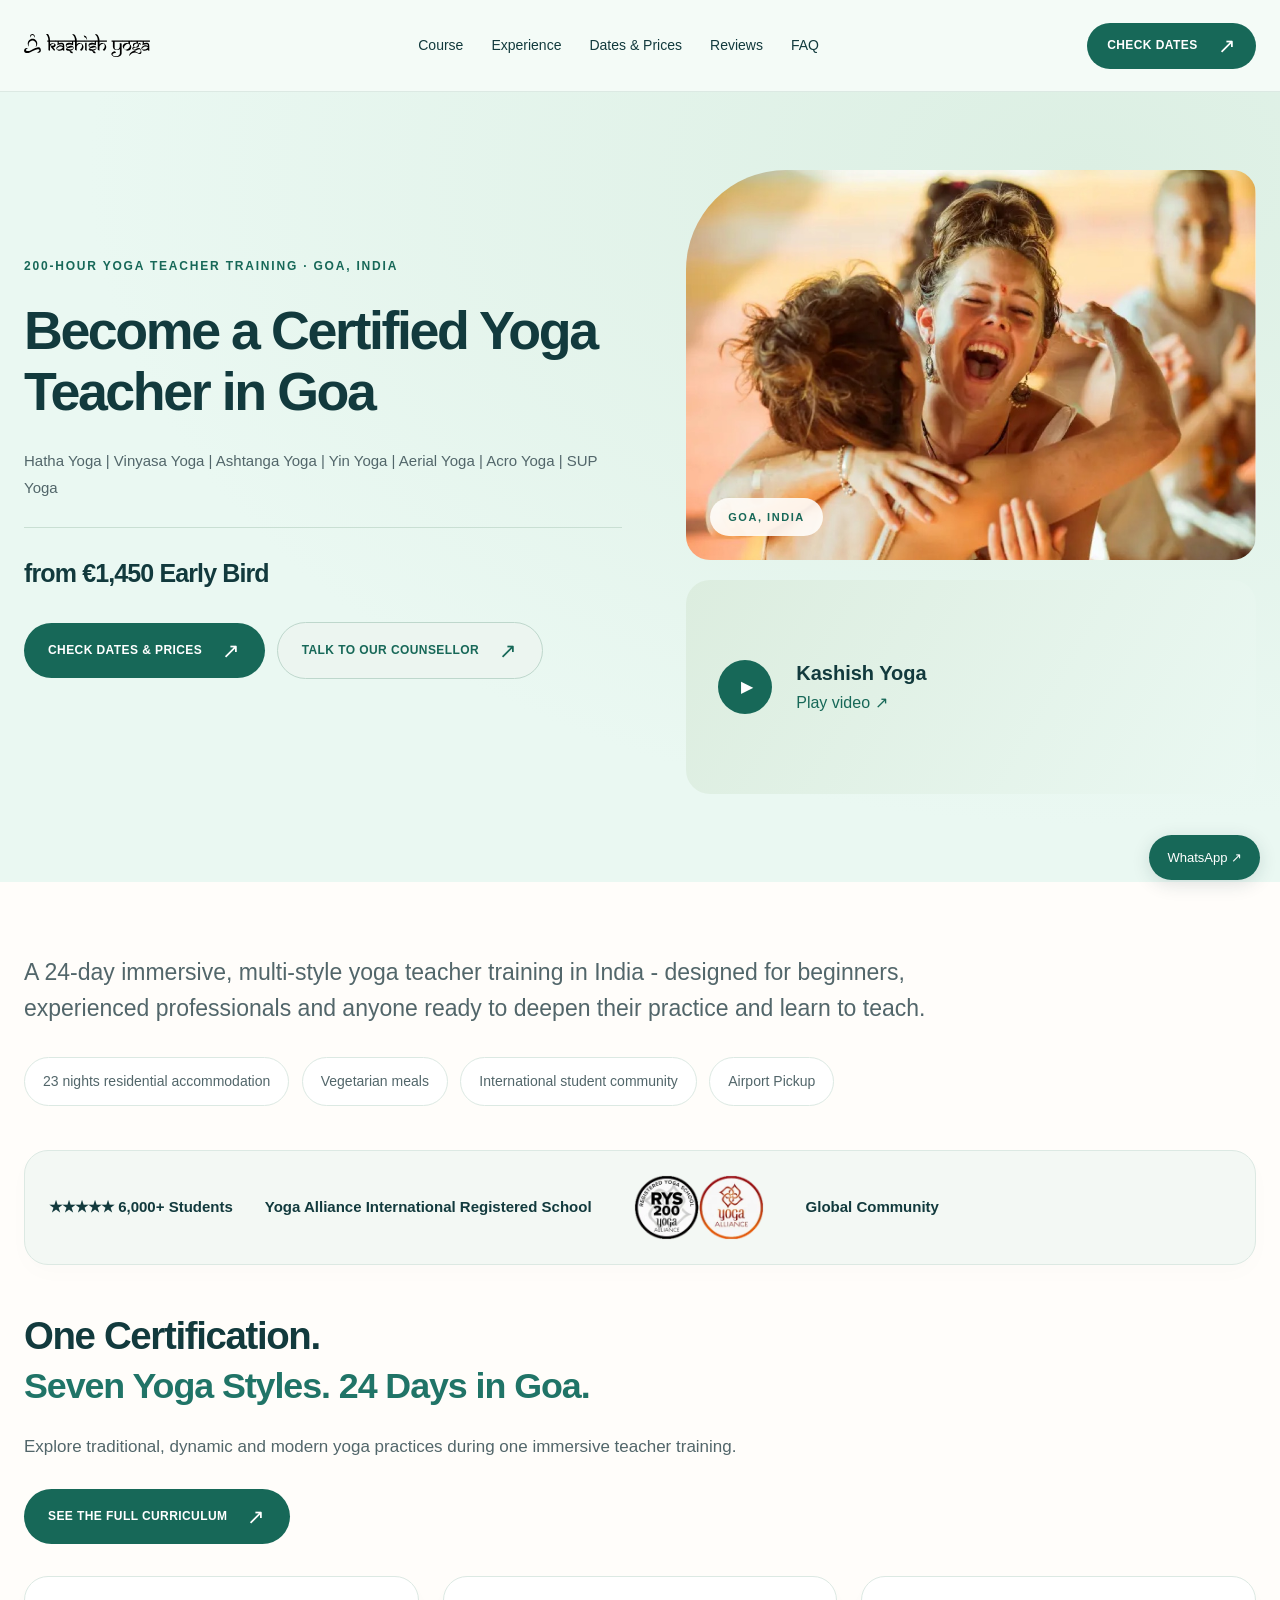
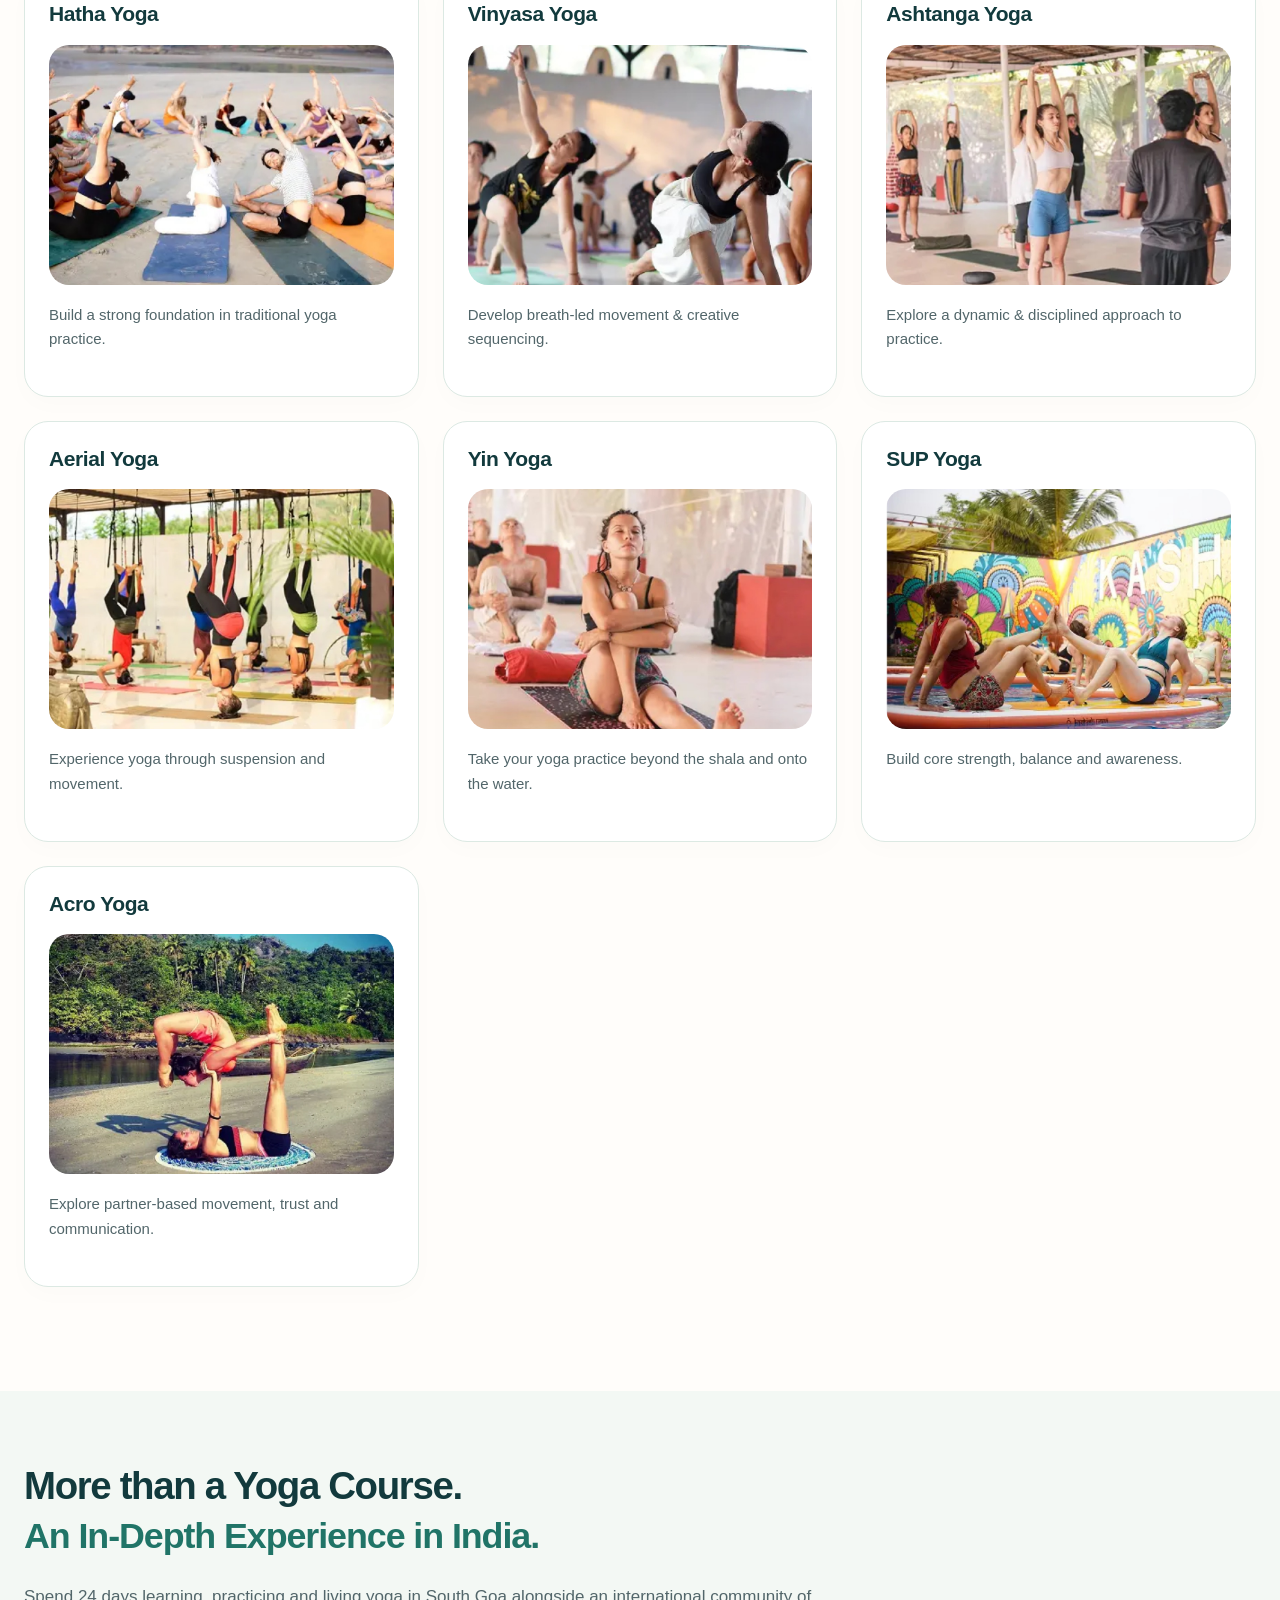
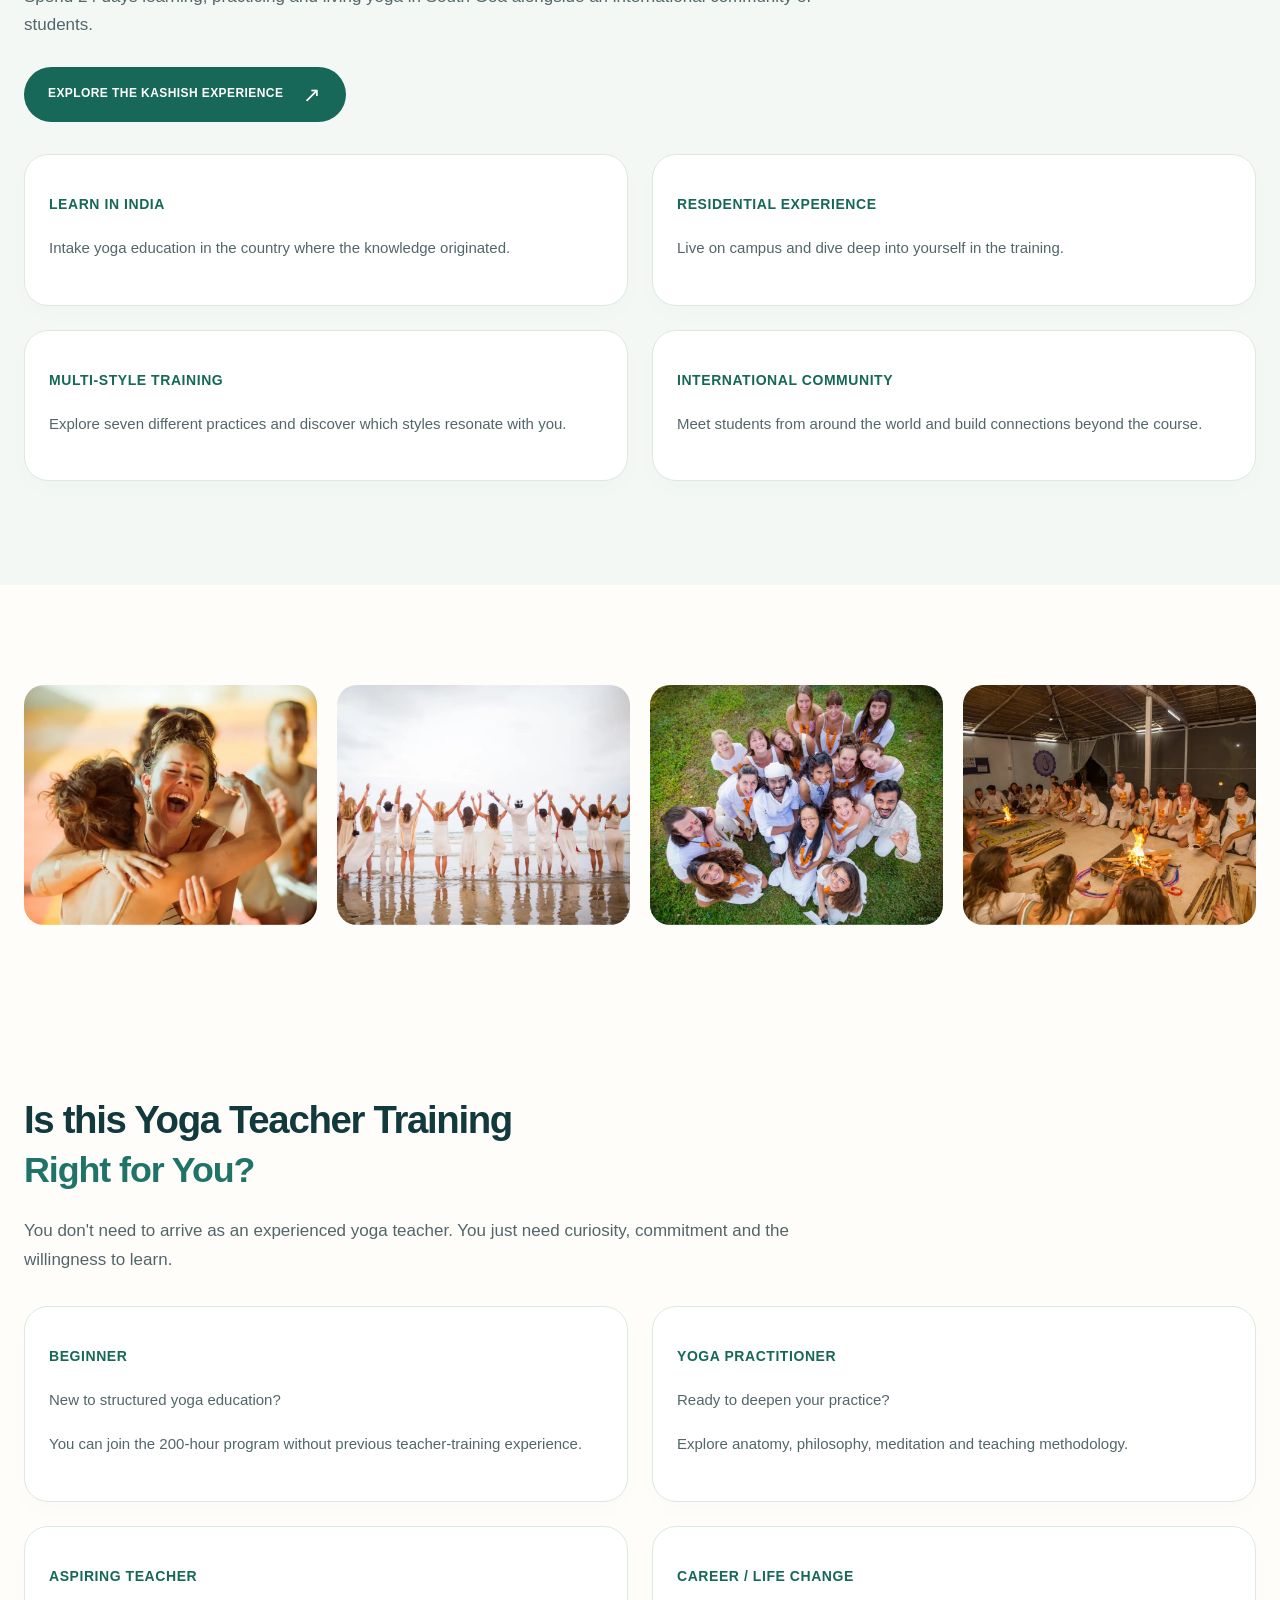
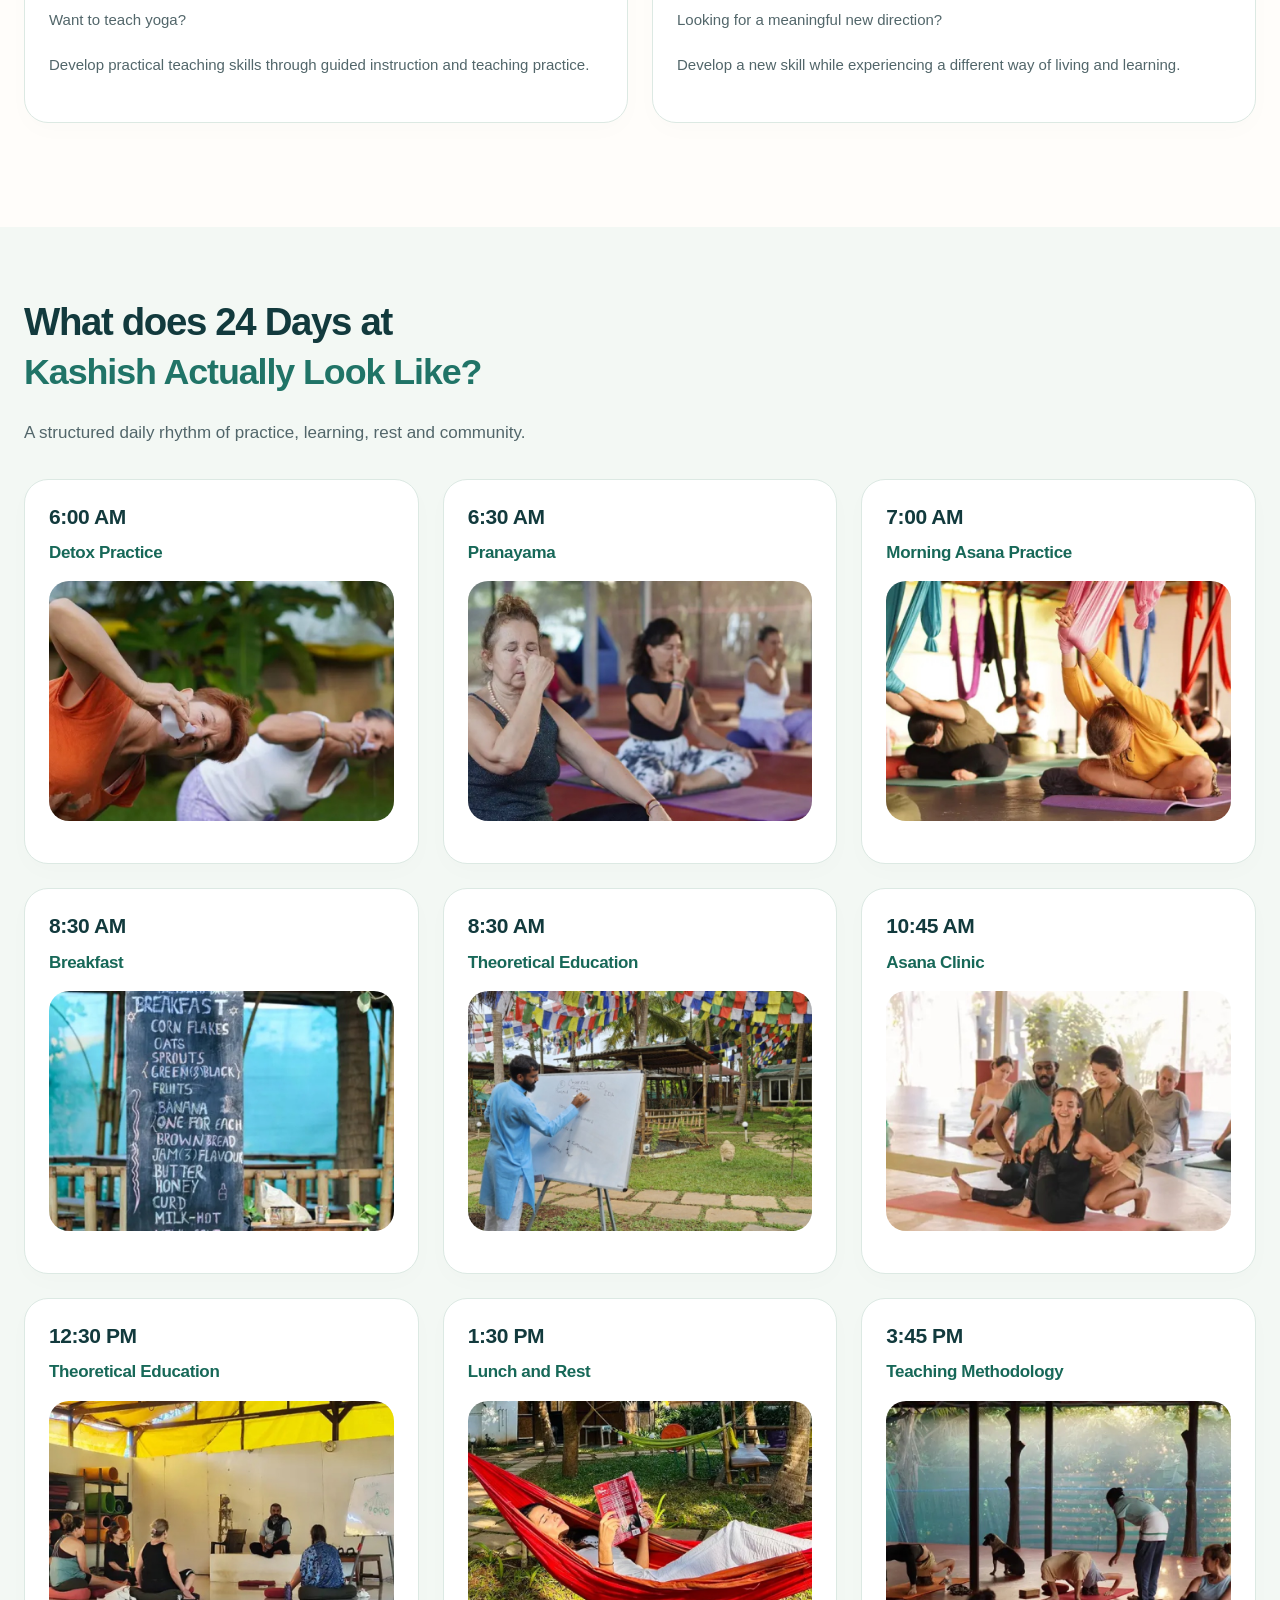
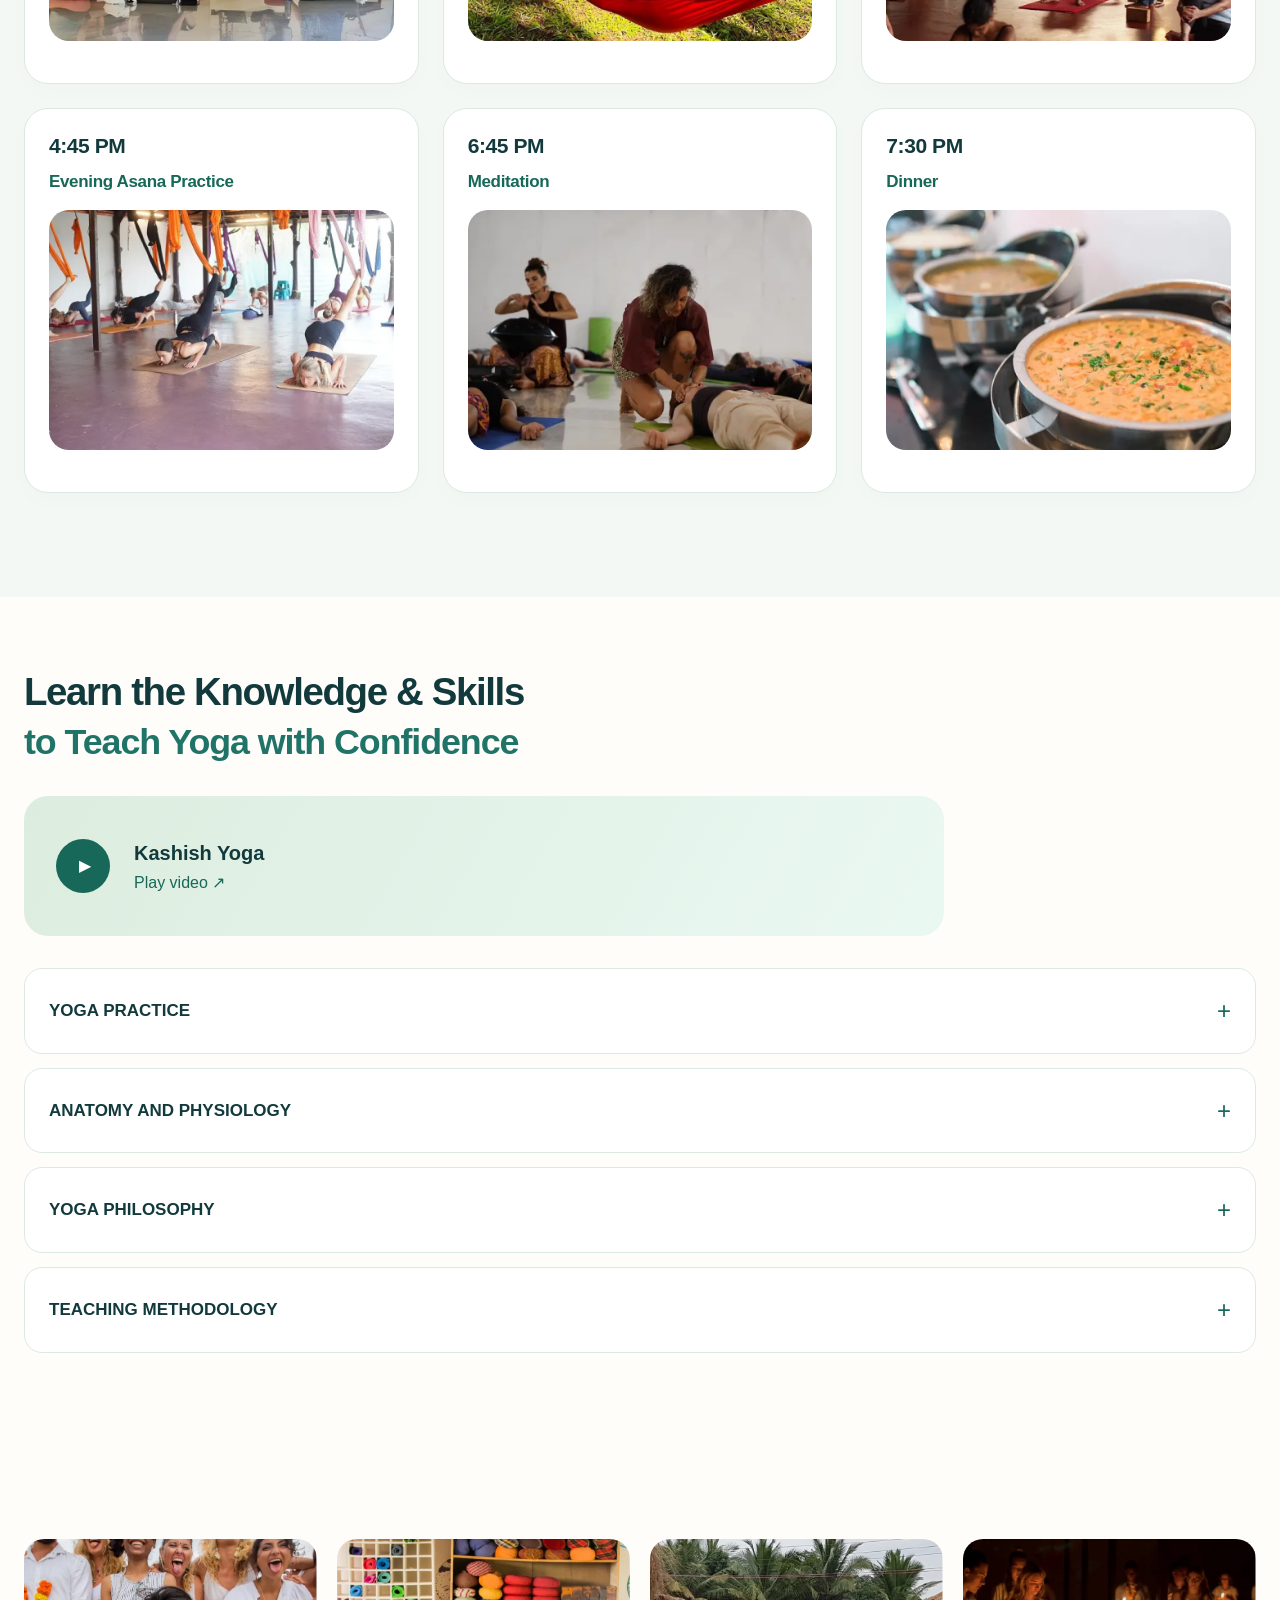
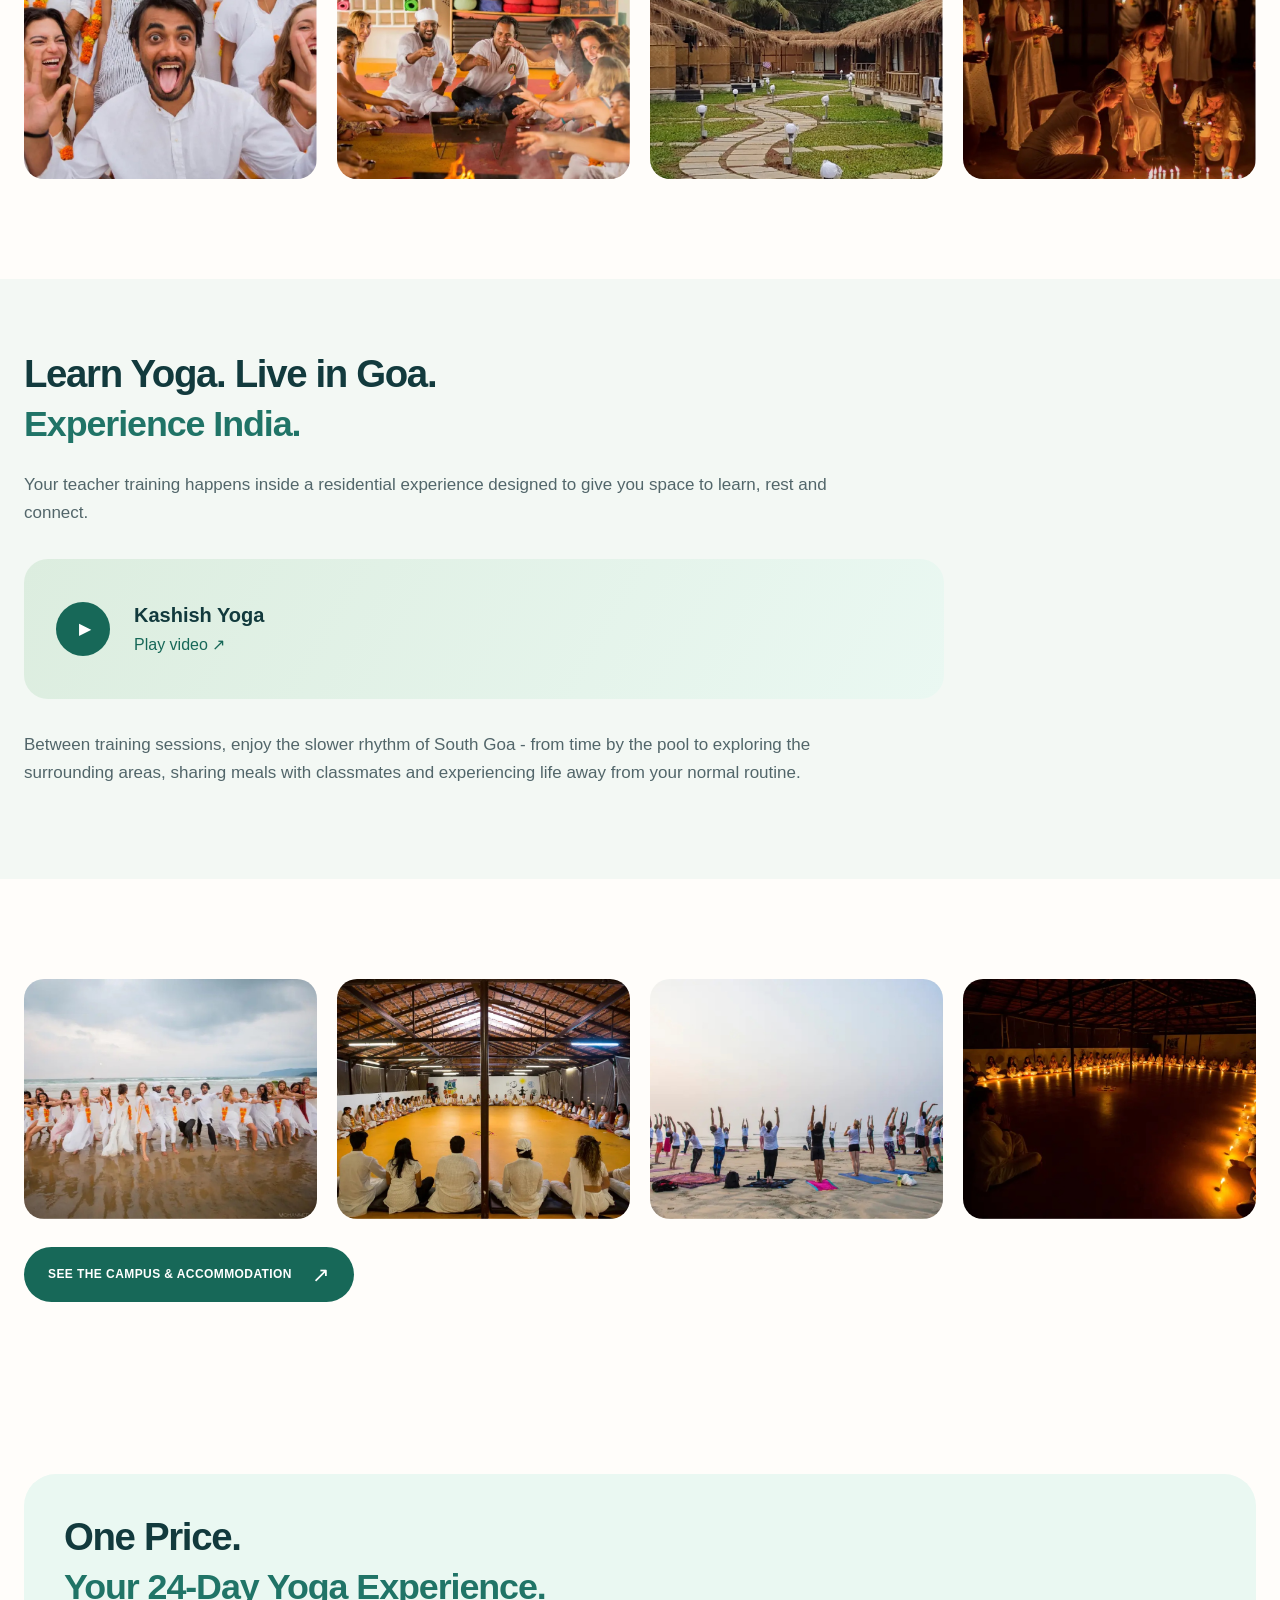
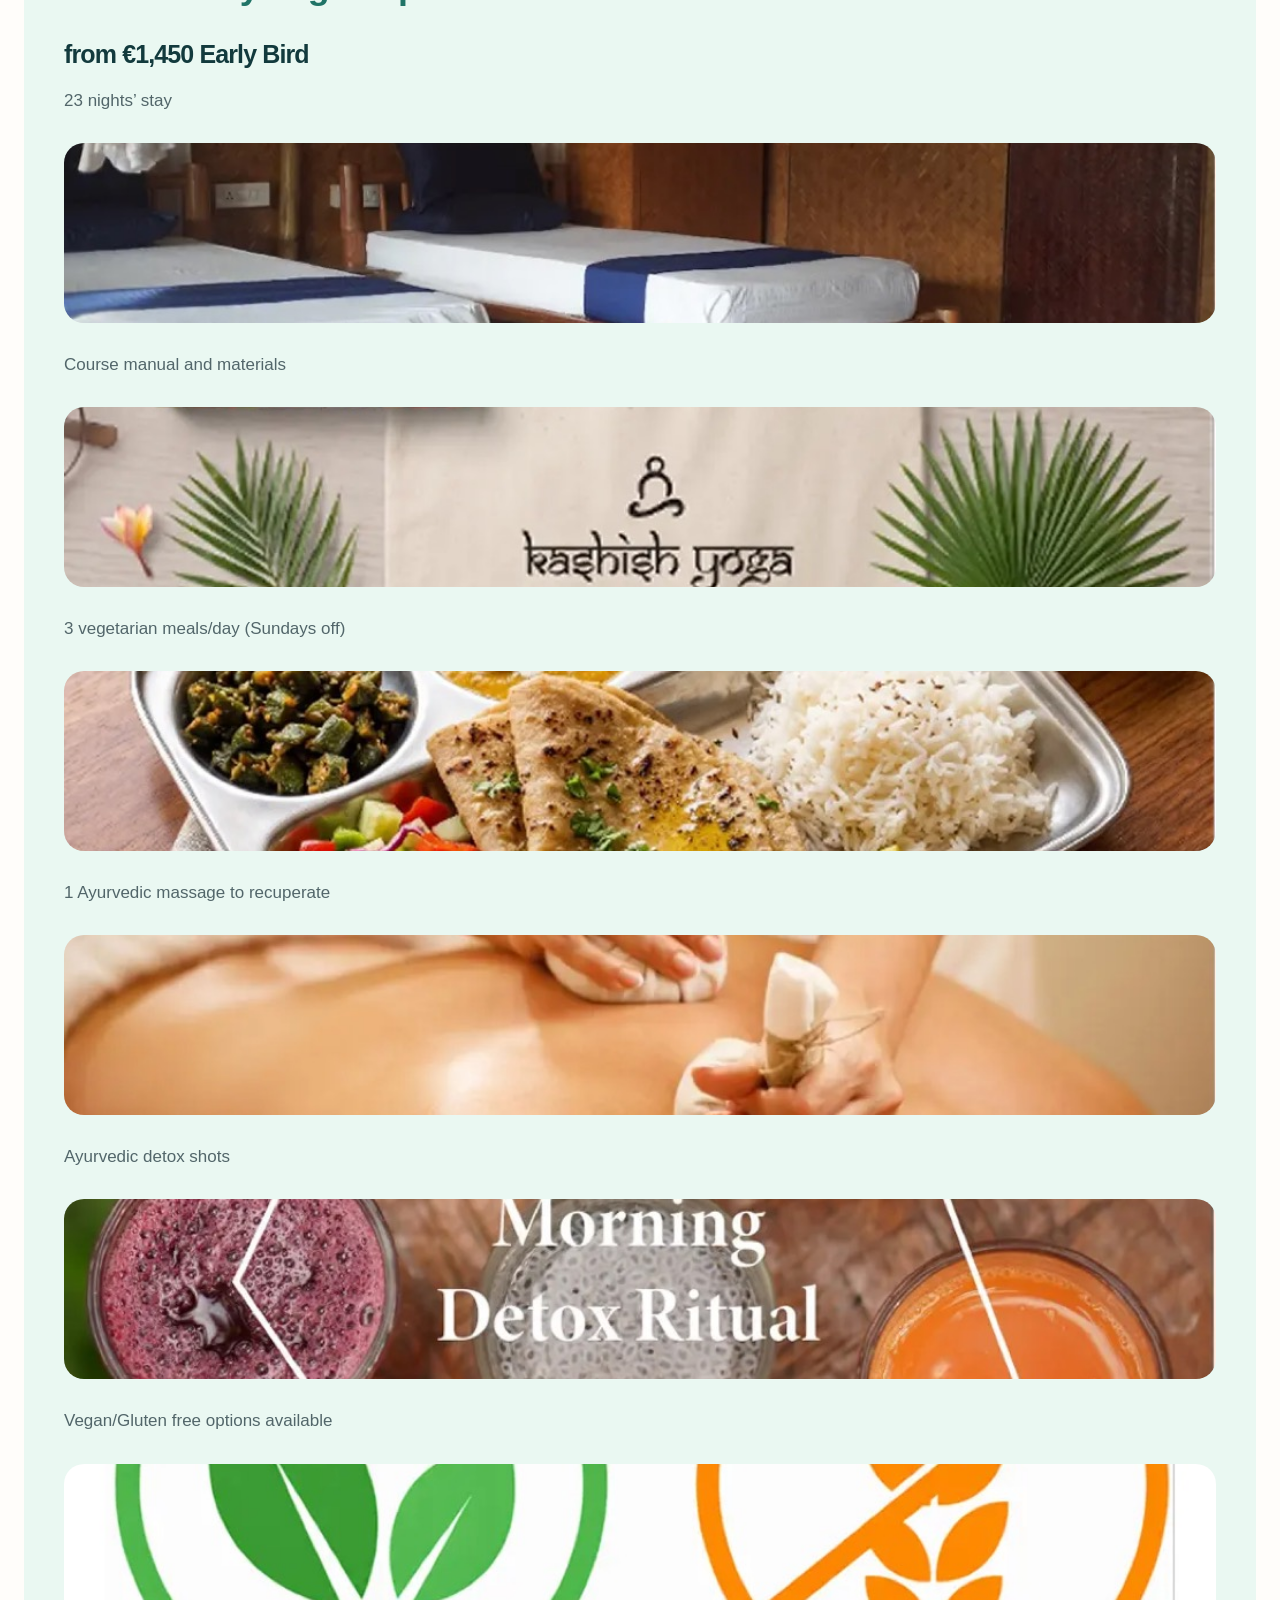
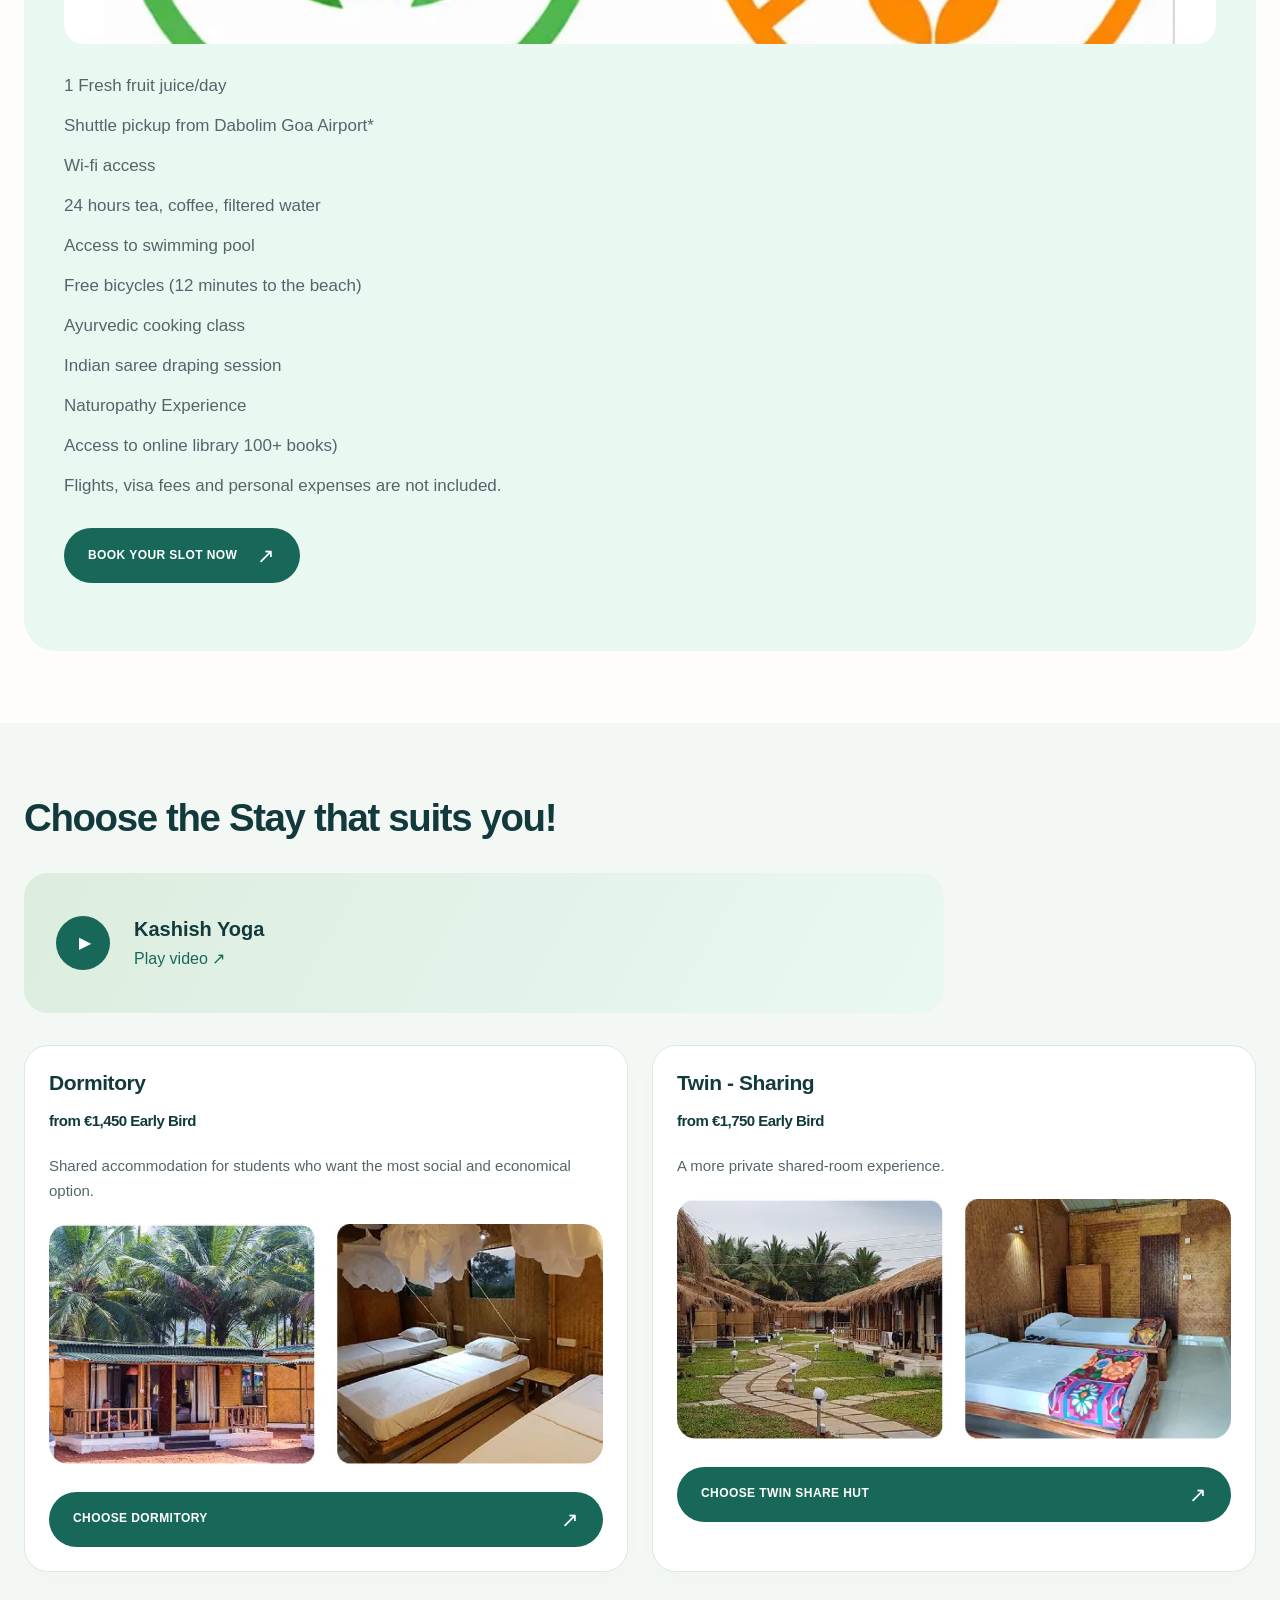
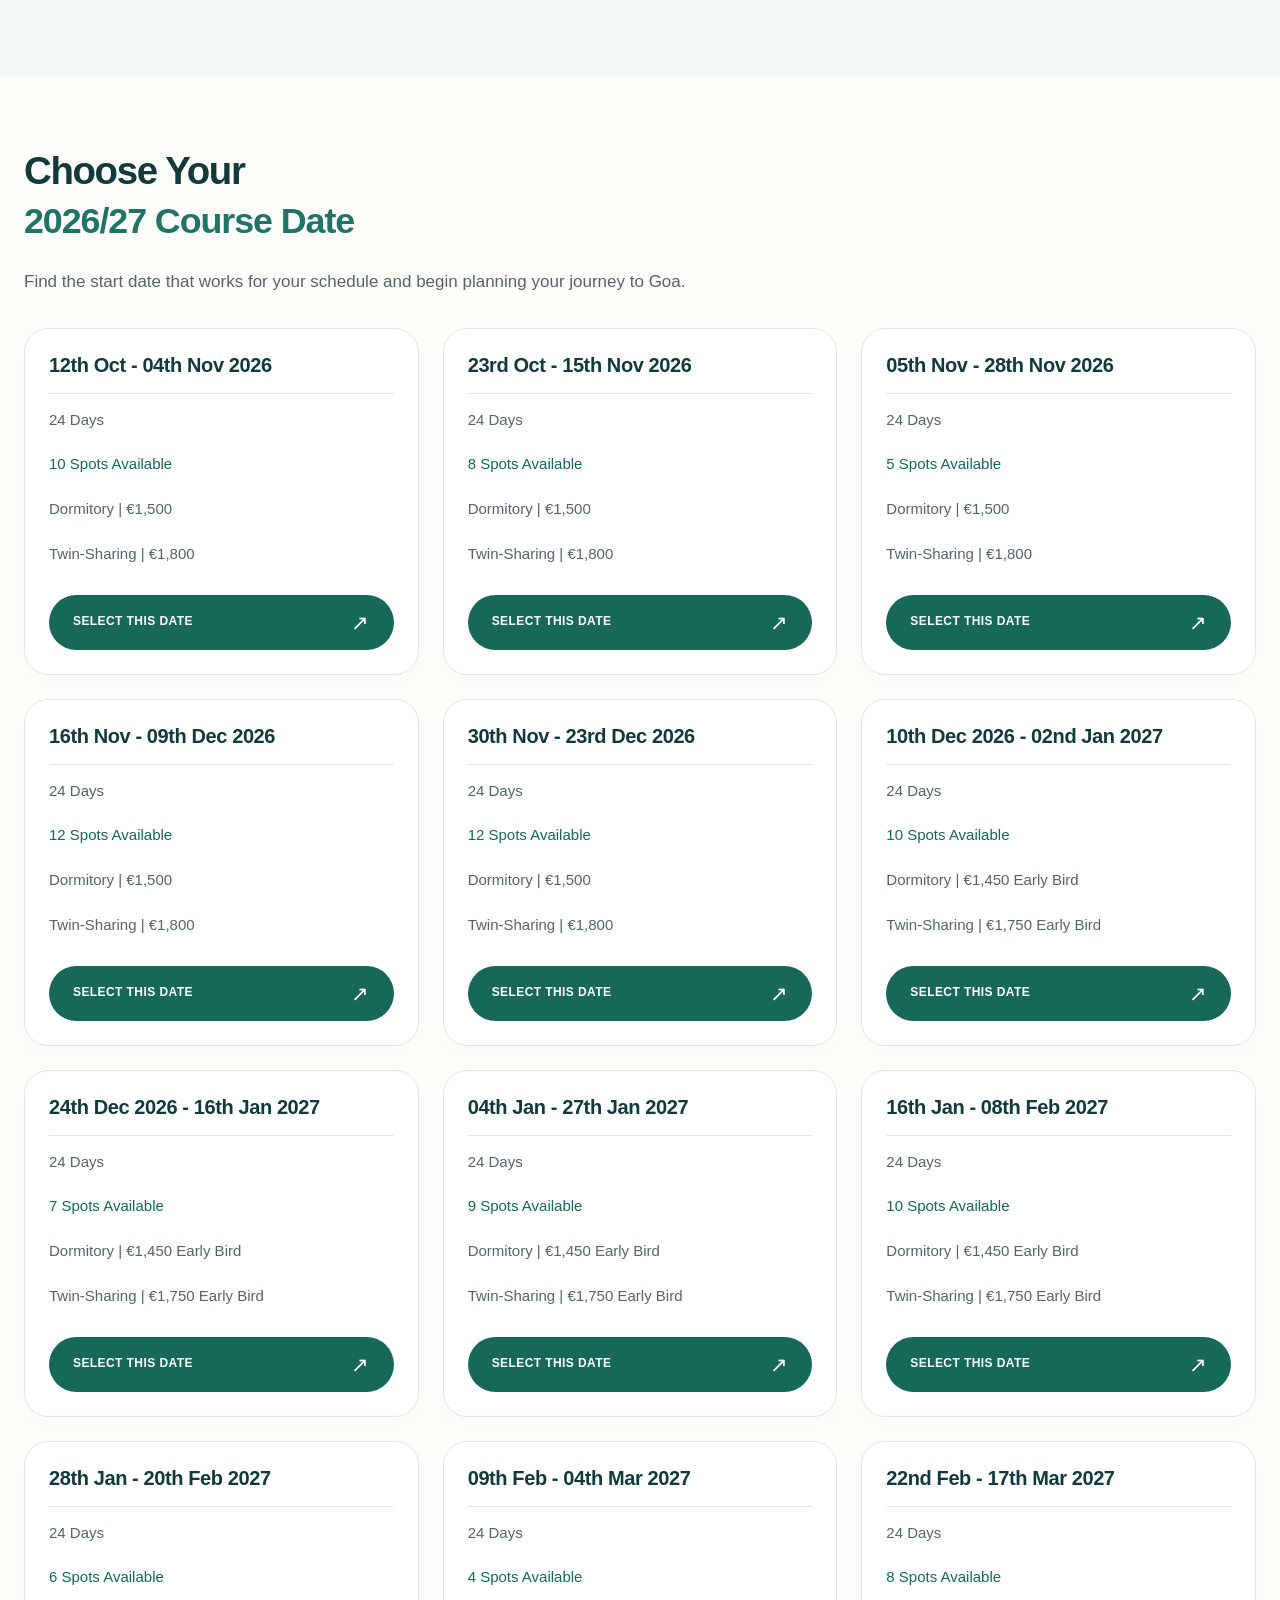
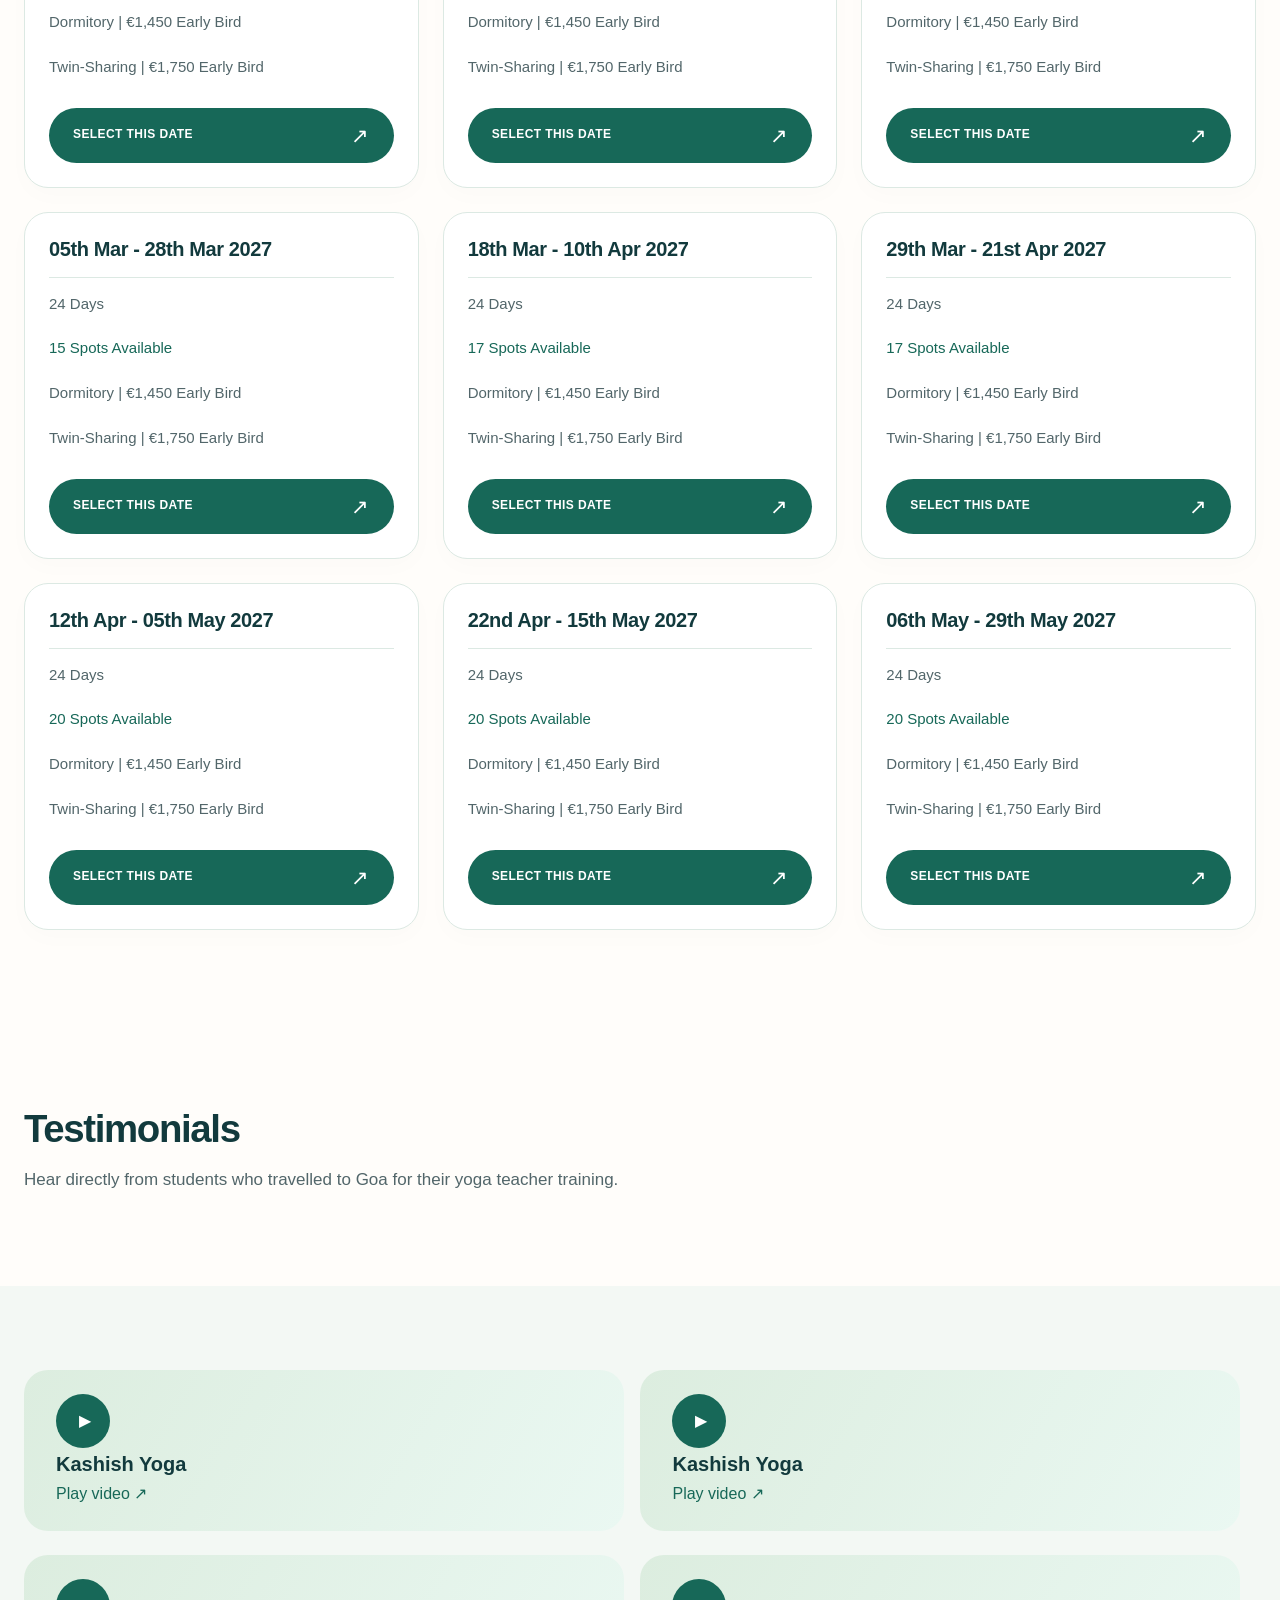
<file: index.html>
<!doctype html><html lang="en"><head><meta charset="utf-8">
    <meta name="viewport" content="width=device-width,initial-scale=1">
    <meta name="theme-color" content="#eaf8f2">
    <title>Kashish Yoga — 200-Hour Teacher Training · Design Prototype</title>
    <link rel="stylesheet" href="styles.css"></head><body>
    <a class="skip" href="#main">Skip to course content</a><header><a class="brand" href="#hero" aria-label="Kashish Yoga">
    <img src="assets/kashish-logo.svg" alt="Kashish Yoga"></a>
    <nav aria-label="Course navigation"><a href="#course">Course</a>
    <a href="#experience">Experience</a><a href="#course_date">Dates &amp; Prices</a>
    <a href="#reviews">Reviews</a><a href="#faq_01">FAQ</a></nav>
    <a class="button small" href="#course_date">CHECK DATES <span aria-hidden="true">↗</span></a>
    <button class="menu-toggle" aria-expanded="false" aria-controls="mobile-nav" aria-label="Open menu">☰</button></header>
    <nav id="mobile-nav" aria-label="Mobile course navigation" hidden>
    <a href="#course">Course</a><a href="#experience">Experience</a>
    <a href="#course_date">Dates &amp; Prices</a><a href="#reviews">Reviews</a>
    <a href="#faq_01">FAQ</a></nav><main id="main"><section class="hero" id="hero"><div class="hero-copy"><h1>200-HOUR YOGA TEACHER TRAINING · GOA, INDIA</h1>
<h2>Become a Certified Yoga Teacher in Goa</h2>
<h3>Hatha Yoga | Vinyasa Yoga | Ashtanga Yoga | Yin Yoga | Aerial Yoga | Acro Yoga | SUP Yoga</h3>
<p class="price">from €1,450 Early Bird</p>
<div class="action-grid"><a class="button " href="#course_date">CHECK DATES &amp; PRICES<span aria-hidden="true">↗</span></a><a class="button secondary" href="https://wa.me/9732189000?text=Multi-Style%20200%20Hour">TALK TO OUR COUNSELLOR<span aria-hidden="true">↗</span></a></div></div><div class="hero-visual"><div class="hero-image"><img src="assets/2d38a6cdab6b.jpg" alt="Multi-Style 200" loading="lazy"><span class="image-caption">GOA, INDIA</span></div><a class="video" href="https://kashishyoga.com/200-multi-style/#hero" target="_blank" rel="noopener noreferrer" data-video-source="https://player.vimeo.com/video/749185649" aria-label="View original Kashish Yoga video"><span class="play" aria-hidden="true">▶</span><span><strong>Kashish Yoga</strong><br>Play video ↗</span></a></div></section><section class="content section-1 mt-3" id="section-1"><div class="section-inner"><p>A 24-day immersive, multi-style yoga teacher training in India - designed for beginners, experienced professionals and anyone ready to deepen their practice and learn to teach.</p>
<p>23 nights residential accommodation</p>
<p>Vegetarian meals</p>
<p>International student community</p>
<p>Airport Pickup</p>
<div class="card-grid"><article class="card trust"><p>★★★★★ 6,000+ Students</p>
<p>Yoga Alliance International Registered School</p>
<div class="image-grid"><img src="assets/63f1413bbac5.svg" alt="Multi-Style 200 Hour YTTC" loading="lazy"></div>
<p>Global Community</p></article></div>
<h2>One Certification.</h2>
<h3>Seven Yoga Styles. 24 Days in Goa.</h3>
<p>Explore traditional, dynamic and modern yoga practices during one immersive teacher training.</p>
<div class="action-grid"><a class="button " href="#learn_the_knowledge">SEE THE FULL CURRICULUM<span aria-hidden="true">↗</span></a></div>
<div class="card-grid"><article class="card sec1-box1"><h4>Hatha Yoga</h4>
<div class="image-grid"><img src="assets/27ca29caa570.jpg" alt="200 yoga" loading="lazy"></div>
<p>Build a strong foundation in traditional yoga practice.</p></article><article class="card sec1-box1"><h4>Vinyasa Yoga</h4>
<div class="image-grid"><img src="assets/f799c3bdf044.jpg" alt="200 yoga" loading="lazy"></div>
<p>Develop breath-led movement &amp; creative sequencing.</p></article><article class="card sec1-box1"><h4>Ashtanga Yoga</h4>
<div class="image-grid"><img src="assets/3f8c6e37a957.jpg" alt="200 yoga" loading="lazy"></div>
<p>Explore a dynamic &amp; disciplined approach to practice.</p></article><article class="card sec1-box1"><h4>Aerial Yoga</h4>
<div class="image-grid"><img src="assets/6695fe6805f6.jpg" alt="200 yoga" loading="lazy"></div>
<p>Experience yoga through suspension and movement.</p></article><article class="card sec1-box1"><h4>Yin Yoga</h4>
<div class="image-grid"><img src="assets/02027d937b2b.jpg" alt="200 yoga" loading="lazy"></div>
<p>Take your yoga practice beyond the shala and onto the water.</p></article><article class="card sec1-box1"><h4>SUP Yoga</h4>
<div class="image-grid"><img src="assets/af0f88c9ac97.jpg" alt="200 yoga" loading="lazy"></div>
<p>Build core strength, balance and awareness.</p></article><article class="card sec1-box1"><h4>Acro Yoga</h4>
<div class="image-grid"><img src="assets/0a999f1cf590.jpg" alt="200 yoga" loading="lazy"></div>
<p>Explore partner-based movement, trust and communication.</p></article></div></div></section><section class="content section-2" id="section-2"><div class="section-inner"><h2 id="course">More than a Yoga Course.</h2>
<h3>An In-Depth Experience in India.</h3>
<p>Spend 24 days learning, practicing and living yoga in South Goa alongside an international community of students.</p>
<div class="action-grid"><a class="button " href="#experience_india">EXPLORE THE KASHISH EXPERIENCE<span aria-hidden="true">↗</span></a></div>
<div class="card-grid"><article class="card border-bottom01"><p>learn in india</p>
<p>Intake yoga education in the country where the knowledge originated.</p></article><article class="card border-bottom01"><p>RESIDENTIAL EXPERIENCE</p>
<p>Live on campus and dive deep into yourself in the training.</p></article><article class="card border-bottom01"><p>MULTI-STYLE TRAINING</p>
<p>Explore seven different practices and discover which styles resonate with you.</p></article><article class="card border-bottom01"><p>INTERNATIONAL COMMUNITY</p>
<p>Meet students from around the world and build connections beyond the course.</p></article></div></div></section><section class="content section-3" id="section-3"><div class="section-inner"><div class="image-grid"><img src="assets/2d38a6cdab6b.jpg" alt="Multi-Style 200" loading="lazy"><img src="assets/f2f8a08c9fd8.jpg" alt="Multi-Style 200" loading="lazy"><img src="assets/0abf3705c377.jpg" alt="Multi-Style 200" loading="lazy"><img src="assets/be23307a5a9b.jpg" alt="Multi-Style 200" loading="lazy"></div></div></section><section class="content section-4" id="section-4"><div class="section-inner"><h2>Is this Yoga Teacher Training</h2>
<h3>Right for You?</h3>
<p>You don&#x27;t need to arrive as an experienced yoga teacher. You just need curiosity, commitment and the willingness to learn.</p>
<div class="card-grid"><article class="card border-bottom01"><p>BEGINNER</p>
<p>New to structured yoga education?</p>
<p>You can join the 200-hour program without previous teacher-training experience.</p></article><article class="card border-bottom01"><p>YOGA PRACTITIONER</p>
<p>Ready to deepen your practice?</p>
<p>Explore anatomy, philosophy, meditation and teaching methodology.</p></article><article class="card border-bottom01"><p>ASPIRING TEACHER</p>
<p>Want to teach yoga?</p>
<p>Develop practical teaching skills through guided instruction and teaching practice.</p></article><article class="card border-bottom01"><p>CAREER / LIFE CHANGE</p>
<p>Looking for a meaningful new direction?</p>
<p>Develop a new skill while experiencing a different way of living and learning.</p></article></div></div></section><section class="content section-5" id="section-5"><div class="section-inner"><h2>What does 24 Days at</h2>
<h3>Kashish Actually Look Like?</h3>
<p>A structured daily rhythm of practice, learning, rest and community.</p>
<div class="card-grid"><article class="card sec5-box1"><h4>6:00 AM</h4>
<h4>Detox Practice</h4>
<div class="image-grid"><img src="assets/cb06d8feb026.jpg" alt="200 yoga" loading="lazy"></div></article><article class="card sec5-box1"><h4>6:30 AM</h4>
<h4>Pranayama</h4>
<div class="image-grid"><img src="assets/418f9f5e8bb9.jpg" alt="200 yoga" loading="lazy"></div></article><article class="card sec5-box1"><h4>7:00 AM</h4>
<h4>Morning Asana Practice</h4>
<div class="image-grid"><img src="assets/95360ab3f93a.jpg" alt="200 yoga" loading="lazy"></div></article><article class="card sec5-box1"><h4>8:30 AM</h4>
<h4>Breakfast</h4>
<div class="image-grid"><img src="assets/c120f6518abd.jpg" alt="200 yoga" loading="lazy"></div></article><article class="card sec5-box1"><h4>8:30 AM</h4>
<h4>Theoretical Education</h4>
<div class="image-grid"><img src="assets/6939b2f3d3ce.jpg" alt="200 yoga" loading="lazy"></div></article><article class="card sec5-box1"><h4>10:45 AM</h4>
<h4>Asana Clinic</h4>
<div class="image-grid"><img src="assets/5e8c2a3bbd8e.jpg" alt="200 yoga" loading="lazy"></div></article><article class="card sec5-box1"><h4>12:30 PM</h4>
<h4>Theoretical Education</h4>
<div class="image-grid"><img src="assets/2445f3af43ff.jpg" alt="200 yoga" loading="lazy"></div></article><article class="card sec5-box1"><h4>1:30 PM</h4>
<h4>Lunch and Rest</h4>
<div class="image-grid"><img src="assets/025501a0c904.jpg" alt="200 yoga" loading="lazy"></div></article><article class="card sec5-box1"><h4>3:45 PM</h4>
<h4>Teaching Methodology</h4>
<div class="image-grid"><img src="assets/fa961a957328.jpg" alt="200 yoga" loading="lazy"></div></article><article class="card sec5-box1"><h4>4:45 PM</h4>
<h4>Evening Asana Practice</h4>
<div class="image-grid"><img src="assets/65edcd94ba34.jpg" alt="200 yoga" loading="lazy"></div></article><article class="card sec5-box1"><h4>6:45 PM</h4>
<h4>Meditation</h4>
<div class="image-grid"><img src="assets/eebccde6a95d.jpg" alt="200 yoga" loading="lazy"></div></article><article class="card sec5-box1"><h4>7:30 PM</h4>
<h4>Dinner</h4>
<div class="image-grid"><img src="assets/5d28e3fe4913.jpg" alt="200 yoga" loading="lazy"></div></article></div></div></section><section class="content section-5a" id="section-6"><div class="section-inner"><span id="learn_the_knowledge"></span><h2>Learn the Knowledge &amp; Skills</h2>
<h3>to Teach Yoga with Confidence</h3>
<a class="video" href="https://kashishyoga.com/200-multi-style/#learn_the_knowledge" target="_blank" rel="noopener noreferrer" data-video-source="https://player.vimeo.com/video/749591324" aria-label="View original Kashish Yoga video"><span class="play" aria-hidden="true">▶</span><span><strong>Kashish Yoga</strong><br>Play video ↗</span></a>
<details><summary>YOGA PRACTICE</summary><div class="answer"><p>1. Asana</p>
<p>a. Styles</p>
<p>~ Hatha Yoga - Practice &amp; Sequencing</p>
<p>~ Ashtanga Yoga - Practice</p>
<p>~ Vinyasa Yoga - Practice &amp; Sequencing</p>
<p>~ Aerial Yoga - Practice &amp; Sequencing</p>
<p>~ Yin Yoga - Practice &amp; Sequencing</p>
<p>~ Acro Yoga - Practice</p>
<p>b. Historical Context of Yogasana</p>
<p>c. Alignments, Adjustments, Benefits, Contraindication and Usage of Props</p>
<p>2. Pranayama &amp; Subtle Body</p>
<p>a. Historical context, purpose, relation to other yogic techniques</p>
<p>b. Practice, Techniques and Sequencing</p>
<p>c. Anatomical perspective</p>
<p>3. Meditation</p>
<p>a. Key terms, historical context, preparation and purpose</p>
<p>b. Effect of meditation on chakras</p>
<p>c. Psychological and physiological effects of meditation; yoga counselling</p>
<p>d. Practice and Sequencing</p></div></details>
<details><summary>ANATOMY AND PHYSIOLOGY</summary><div class="answer"><p>1. Anatomy</p>
<p>a. Skeletal and Muscular System</p>
<p>b. Relevance of posture</p>
<p>2. Physiology</p>
<p>a. Understanding of different body systems (nervous, cardiovascular, endocrine, digestive &amp; respiratory)</p>
<p>b. Understanding of yogic anatomy (koshas, chakras, prana, nadis, kundalini, doshas and gunas)</p>
<p>c. Relationship between ANS/CNS, vagal tone and breathing</p>
<p>3. Biomechanics</p>
<p>a. Joint movements and stabilisation</p>
<p>b. Body balance, stretching, movement with awareness and trauma</p></div></details>
<details><summary>YOGA PHILOSOPHY</summary><div class="answer"><p>1. History</p>
<p>a. What is yoga and its different paths</p>
<p>b. History</p>
<p>c. Styles</p>
<p>2. Philosophy</p>
<p>a. Relationship between Asana, Pranayama and Meditation</p>
<p>b. Yogic Texts</p>
<p>~ Upanishads</p>
<p>~ Bhagwad Gita</p>
<p>~ Yoga Sutras of Patanjali</p>
<p>~ Hatha Yoga Pradipika</p>
<p>~ Yoga as per Tantric Traditions</p>
<p>c. Relevance of philosophy on daily life</p>
<p>3. Teacher Ethics</p>
<p>a. Relationship between yogic practices and eight limbs</p>
<p>b. Practical application &amp; accountability</p>
<p>c. Code of conduct</p></div></details>
<details><summary>TEACHING METHODOLOGY</summary><div class="answer"><p>1. Teaching Methodology</p>
<p>a. Principles of demonstration, observation, assisting and correcting</p>
<p>b. Importance of Verbal, visual and physical communication</p>
<p>c. Classroom management</p>
<p>d. Practice selection, pacing and sequencing</p>
<p>2. Professional Development</p>
<p>a. Business aspects of teaching yoga</p>
<p>b. Marketing and promotion tools</p>
<p>c. Registration with Yoga Alliance</p>
<p>d. Administrative management skills</p>
<p>3. Practicum</p>
<p>a. Teaching Practice &amp; Observation</p></div></details></div></section><section class="content section-6" id="section-7"><div class="section-inner"><div class="image-grid"><img src="assets/ecd6a5543ee1.jpg" alt="Multi-Style 200 Hour YTTC" loading="lazy"><img src="assets/3ddee76c3807.jpg" alt="Multi-Style 200 Hour YTTC" loading="lazy"><img src="assets/a27a061a070d.jpg" alt="Multi-Style 200 Hour YTTC" loading="lazy"><img src="assets/7da21aea4814.jpg" alt="Multi-Style 200 Hour YTTC" loading="lazy"></div></div></section><section class="content section-7" id="section-8"><div class="section-inner"><h2 id="experience">Learn Yoga. Live in Goa.</h2>
<h3 id="experience_india">Experience India.</h3>
<p>Your teacher training happens inside a residential experience designed to give you space to learn, rest and connect.</p>
<a class="video" href="https://kashishyoga.com/200-multi-style/#experience" target="_blank" rel="noopener noreferrer" data-video-source="https://player.vimeo.com/video/1078905458" aria-label="View original Kashish Yoga video"><span class="play" aria-hidden="true">▶</span><span><strong>Kashish Yoga</strong><br>Play video ↗</span></a>
<p>Between training sessions, enjoy the slower rhythm of South Goa - from time by the pool to exploring the surrounding areas, sharing meals with classmates and experiencing life away from your normal routine.</p></div></section><section class="content section-8" id="section-9"><div class="section-inner"><div class="image-grid"><img src="assets/05bd4c66e246.jpg" alt="Multi-Style 200 Hour YTTC" loading="lazy"><img src="assets/3530c592c636.jpg" alt="Multi-Style 200 Hour YTTC" loading="lazy"><img src="assets/59caf49a83ca.jpg" alt="Multi-Style 200 Hour YTTC" loading="lazy"><img src="assets/77e90f38d2f1.jpg" alt="Multi-Style 200 Hour YTTC" loading="lazy"></div>
<div class="action-grid"><a class="button " href="#choose_the_stay">SEE THE CAMPUS &amp; ACCOMMODATION<span aria-hidden="true">↗</span></a></div></div></section><section class="content section-9" id="section-10"><div class="section-inner"><h2>One Price.</h2>
<h3>Your 24-Day Yoga Experience.</h3>
<p class="price">from €1,450 Early Bird</p>
<p>23 nights’ stay</p>
<div class="image-grid"><img src="assets/f7dbb06e5d09.jpg" alt="200 yoga" loading="lazy"></div>
<p>Course manual and materials</p>
<div class="image-grid"><img src="assets/20ab30843e97.jpg" alt="200 yoga" loading="lazy"></div>
<p>3 vegetarian meals/day (Sundays off)</p>
<div class="image-grid"><img src="assets/d98fc4255a22.jpg" alt="200 yoga" loading="lazy"></div>
<p>1 Ayurvedic massage to recuperate</p>
<div class="image-grid"><img src="assets/4ced50673452.jpg" alt="200 yoga" loading="lazy"></div>
<p>Ayurvedic detox shots</p>
<div class="image-grid"><img src="assets/77834b027da0.jpg" alt="200 yoga" loading="lazy"></div>
<p>Vegan/Gluten free options available</p>
<div class="image-grid"><img src="assets/330fee4f6c00.jpg" alt="200 yoga" loading="lazy"></div>
<p>1 Fresh fruit juice/day</p>
<p>Shuttle pickup from Dabolim Goa Airport*</p>
<p>Wi-fi access</p>
<p>24 hours tea, coffee, filtered water</p>
<p>Access to swimming pool</p>
<p>Free bicycles (12 minutes to the beach)</p>
<p>Ayurvedic cooking class</p>
<p>Indian saree draping session</p>
<p>Naturopathy Experience</p>
<p>Access to online library 100+ books)</p>
<p>Flights, visa fees and personal expenses are not included.</p>
<div class="action-grid"><a class="button " href="https://kashishyoga.com/200-multi-style-apply/">BOOK YOUR SLOT NOW<span aria-hidden="true">↗</span></a></div></div></section><section class="content section-9a" id="section-11"><div class="section-inner"><h2 id="choose_the_stay">Choose the Stay that suits you!</h2>
<a class="video" href="https://kashishyoga.com/200-multi-style/#choose_the_stay" target="_blank" rel="noopener noreferrer" data-video-source="https://player.vimeo.com/video/1078897771" aria-label="View original Kashish Yoga video"><span class="play" aria-hidden="true">▶</span><span><strong>Kashish Yoga</strong><br>Play video ↗</span></a>
<div class="card-grid"><article class="card sec9a-box"><h5>Dormitory</h5>
<p class="price">from €1,450 Early Bird</p>
<p>Shared accommodation for students who want the most social and economical option.</p>
<div class="image-grid"><img src="assets/f2ba1215ef52.jpg" alt="200 yoga" loading="lazy"></div>
<div class="action-grid"><a class="button " href="https://kashishyoga.com/200-multi-style-apply/">CHOOSE DORMITORY<span aria-hidden="true">↗</span></a></div></article><article class="card sec9a-box"><h5>Twin - Sharing</h5>
<p class="price">from €1,750 Early Bird</p>
<p>A more private shared-room experience.</p>
<div class="image-grid"><img src="assets/3d84d7d14dfa.jpg" alt="200 yoga" loading="lazy"></div>
<div class="action-grid"><a class="button " href="https://kashishyoga.com/200-multi-style-apply/">CHOOSE TWIN SHARE HUT<span aria-hidden="true">↗</span></a></div></article></div></div></section><section class="content section-10" id="section-12"><div class="section-inner"><h2 id="course_date">Choose Your</h2>
<h3>2026/27 Course Date</h3>
<p>Find the start date that works for your schedule and begin planning your journey to Goa.</p>
<div class="card-grid"><article class="card sec10-boxs"><h5>12th Oct - 04th Nov 2026</h5>
<p>24 Days</p>
<p>10 Spots Available</p>
<p>Dormitory | €1,500</p>
<p>Twin-Sharing | €1,800</p>
<div class="action-grid"><a class="button " href="https://kashishyoga.com/200-multi-style-apply/">SELECT THIS DATE<span aria-hidden="true">↗</span></a></div></article><article class="card sec10-boxs"><h5>23rd Oct - 15th Nov 2026</h5>
<p>24 Days</p>
<p>8 Spots Available</p>
<p>Dormitory | €1,500</p>
<p>Twin-Sharing | €1,800</p>
<div class="action-grid"><a class="button " href="https://kashishyoga.com/200-multi-style-apply/">SELECT THIS DATE<span aria-hidden="true">↗</span></a></div></article><article class="card sec10-boxs"><h5>05th Nov - 28th Nov 2026</h5>
<p>24 Days</p>
<p>5 Spots Available</p>
<p>Dormitory | €1,500</p>
<p>Twin-Sharing | €1,800</p>
<div class="action-grid"><a class="button " href="https://kashishyoga.com/200-multi-style-apply/">SELECT THIS DATE<span aria-hidden="true">↗</span></a></div></article><article class="card sec10-boxs"><h5>16th Nov - 09th Dec 2026</h5>
<p>24 Days</p>
<p>12 Spots Available</p>
<p>Dormitory | €1,500</p>
<p>Twin-Sharing | €1,800</p>
<div class="action-grid"><a class="button " href="https://kashishyoga.com/200-multi-style-apply/">SELECT THIS DATE<span aria-hidden="true">↗</span></a></div></article><article class="card sec10-boxs"><h5>30th Nov - 23rd Dec 2026</h5>
<p>24 Days</p>
<p>12 Spots Available</p>
<p>Dormitory | €1,500</p>
<p>Twin-Sharing | €1,800</p>
<div class="action-grid"><a class="button " href="https://kashishyoga.com/200-multi-style-apply/">SELECT THIS DATE<span aria-hidden="true">↗</span></a></div></article><article class="card sec10-boxs"><h5>10th Dec 2026 - 02nd Jan 2027</h5>
<p>24 Days</p>
<p>10 Spots Available</p>
<p>Dormitory | €1,450 Early Bird</p>
<p>Twin-Sharing | €1,750 Early Bird</p>
<div class="action-grid"><a class="button " href="https://kashishyoga.com/200-multi-style-apply/">SELECT THIS DATE<span aria-hidden="true">↗</span></a></div></article><article class="card sec10-boxs"><h5>24th Dec 2026 - 16th Jan 2027</h5>
<p>24 Days</p>
<p>7 Spots Available</p>
<p>Dormitory | €1,450 Early Bird</p>
<p>Twin-Sharing | €1,750 Early Bird</p>
<div class="action-grid"><a class="button " href="https://kashishyoga.com/200-multi-style-apply/">SELECT THIS DATE<span aria-hidden="true">↗</span></a></div></article><article class="card sec10-boxs"><h5>04th Jan - 27th Jan 2027</h5>
<p>24 Days</p>
<p>9 Spots Available</p>
<p>Dormitory | €1,450 Early Bird</p>
<p>Twin-Sharing | €1,750 Early Bird</p>
<div class="action-grid"><a class="button " href="https://kashishyoga.com/200-multi-style-apply/">SELECT THIS DATE<span aria-hidden="true">↗</span></a></div></article><article class="card sec10-boxs"><h5>16th Jan - 08th Feb 2027</h5>
<p>24 Days</p>
<p>10 Spots Available</p>
<p>Dormitory | €1,450 Early Bird</p>
<p>Twin-Sharing | €1,750 Early Bird</p>
<div class="action-grid"><a class="button " href="https://kashishyoga.com/200-multi-style-apply/">SELECT THIS DATE<span aria-hidden="true">↗</span></a></div></article><article class="card sec10-boxs"><h5>28th Jan - 20th Feb 2027</h5>
<p>24 Days</p>
<p>6 Spots Available</p>
<p>Dormitory | €1,450 Early Bird</p>
<p>Twin-Sharing | €1,750 Early Bird</p>
<div class="action-grid"><a class="button " href="https://kashishyoga.com/200-multi-style-apply/">SELECT THIS DATE<span aria-hidden="true">↗</span></a></div></article><article class="card sec10-boxs"><h5>09th Feb - 04th Mar 2027</h5>
<p>24 Days</p>
<p>4 Spots Available</p>
<p>Dormitory | €1,450 Early Bird</p>
<p>Twin-Sharing | €1,750 Early Bird</p>
<div class="action-grid"><a class="button " href="https://kashishyoga.com/200-multi-style-apply/">SELECT THIS DATE<span aria-hidden="true">↗</span></a></div></article><article class="card sec10-boxs"><h5>22nd Feb - 17th Mar 2027</h5>
<p>24 Days</p>
<p>8 Spots Available</p>
<p>Dormitory | €1,450 Early Bird</p>
<p>Twin-Sharing | €1,750 Early Bird</p>
<div class="action-grid"><a class="button " href="https://kashishyoga.com/200-multi-style-apply/">SELECT THIS DATE<span aria-hidden="true">↗</span></a></div></article><article class="card sec10-boxs"><h5>05th Mar - 28th Mar 2027</h5>
<p>24 Days</p>
<p>15 Spots Available</p>
<p>Dormitory | €1,450 Early Bird</p>
<p>Twin-Sharing | €1,750 Early Bird</p>
<div class="action-grid"><a class="button " href="https://kashishyoga.com/200-multi-style-apply/">SELECT THIS DATE<span aria-hidden="true">↗</span></a></div></article><article class="card sec10-boxs"><h5>18th Mar - 10th Apr 2027</h5>
<p>24 Days</p>
<p>17 Spots Available</p>
<p>Dormitory | €1,450 Early Bird</p>
<p>Twin-Sharing | €1,750 Early Bird</p>
<div class="action-grid"><a class="button " href="https://kashishyoga.com/200-multi-style-apply/">SELECT THIS DATE<span aria-hidden="true">↗</span></a></div></article><article class="card sec10-boxs"><h5>29th Mar - 21st Apr 2027</h5>
<p>24 Days</p>
<p>17 Spots Available</p>
<p>Dormitory | €1,450 Early Bird</p>
<p>Twin-Sharing | €1,750 Early Bird</p>
<div class="action-grid"><a class="button " href="https://kashishyoga.com/200-multi-style-apply/">SELECT THIS DATE<span aria-hidden="true">↗</span></a></div></article><article class="card sec10-boxs"><h5>12th Apr - 05th May 2027</h5>
<p>24 Days</p>
<p>20 Spots Available</p>
<p>Dormitory | €1,450 Early Bird</p>
<p>Twin-Sharing | €1,750 Early Bird</p>
<div class="action-grid"><a class="button " href="https://kashishyoga.com/200-multi-style-apply/">SELECT THIS DATE<span aria-hidden="true">↗</span></a></div></article><article class="card sec10-boxs"><h5>22nd Apr - 15th May 2027</h5>
<p>24 Days</p>
<p>20 Spots Available</p>
<p>Dormitory | €1,450 Early Bird</p>
<p>Twin-Sharing | €1,750 Early Bird</p>
<div class="action-grid"><a class="button " href="https://kashishyoga.com/200-multi-style-apply/">SELECT THIS DATE<span aria-hidden="true">↗</span></a></div></article><article class="card sec10-boxs"><h5>06th May - 29th May 2027</h5>
<p>24 Days</p>
<p>20 Spots Available</p>
<p>Dormitory | €1,450 Early Bird</p>
<p>Twin-Sharing | €1,750 Early Bird</p>
<div class="action-grid"><a class="button " href="https://kashishyoga.com/200-multi-style-apply/">SELECT THIS DATE<span aria-hidden="true">↗</span></a></div></article></div></div></section><section class="content section-10" id="section-13"><div class="section-inner"><h2 id="reviews">Testimonials</h2>
<p>Hear directly from students who travelled to Goa for their yoga teacher training.</p></div></section><section class="content section-6b" id="section-14"><div class="section-inner"><a class="video" href="https://kashishyoga.com/200-multi-style/#reviews" target="_blank" rel="noopener noreferrer" data-video-source="https://player.vimeo.com/video/728367672" aria-label="View original Kashish Yoga video"><span class="play" aria-hidden="true">▶</span><span><strong>Kashish Yoga</strong><br>Play video ↗</span></a>
<a class="video" href="https://kashishyoga.com/200-multi-style/#reviews" target="_blank" rel="noopener noreferrer" data-video-source="https://player.vimeo.com/video/749529193" aria-label="View original Kashish Yoga video"><span class="play" aria-hidden="true">▶</span><span><strong>Kashish Yoga</strong><br>Play video ↗</span></a>
<a class="video" href="https://kashishyoga.com/200-multi-style/#reviews" target="_blank" rel="noopener noreferrer" data-video-source="https://player.vimeo.com/video/672698498" aria-label="View original Kashish Yoga video"><span class="play" aria-hidden="true">▶</span><span><strong>Kashish Yoga</strong><br>Play video ↗</span></a>
<a class="video" href="https://kashishyoga.com/200-multi-style/#reviews" target="_blank" rel="noopener noreferrer" data-video-source="https://player.vimeo.com/video/672702078" aria-label="View original Kashish Yoga video"><span class="play" aria-hidden="true">▶</span><span><strong>Kashish Yoga</strong><br>Play video ↗</span></a></div></section><section class="content section-6a" id="section-15"><div class="section-inner"><div class="image-grid"><img src="assets/0e1e884d7dfa.jpg" alt="Multi-Style 200" loading="lazy"><img src="assets/c175961b6944.jpg" alt="Multi-Style 200" loading="lazy"><img src="assets/9e369f5d7417.jpg" alt="Multi-Style 200" loading="lazy"><img src="assets/cf4c7beced53.jpg" alt="Multi-Style 200" loading="lazy"></div></div></section><section class="content section-11 left-custom-padding-31" id="section-16"><div class="section-inner"><h2>Why Students Travel to</h2>
<h3>Goa for Kashish</h3>
<div class="card-grid"><article class="card sec11-box"><div class="image-grid"><img src="assets/23da07e9bed7.jpg" alt="200 yoga" loading="lazy"></div>
<p>6,000+ STUDENTS</p>
<p>Large student community.</p></article><article class="card sec11-box1"><div class="image-grid"><img src="assets/3c3d67365d2a.jpg" alt="200 yoga" loading="lazy"></div>
<p>MULTI-STYLE TRAINING</p>
<p>Seven yoga styles within one program.</p></article><article class="card sec11-box"><div class="image-grid"><img src="assets/994ea1fff014.jpg" alt="200 yoga" loading="lazy"></div>
<p>MULTI-STYLE TRAINING</p>
<p>Seven yoga styles within one program.</p></article><article class="card sec11-box"><div class="image-grid"><img src="assets/e383b58a4475.jpg" alt="200 yoga" loading="lazy"></div>
<p>RESIDENTIAL EXPERIENCE</p>
<p>Live and learn within the same environment.</p></article><article class="card sec11-box1"><div class="image-grid"><img src="assets/494aab352d6e.jpg" alt="200 yoga" loading="lazy"></div>
<p>EXPERIENCED TEACHERS</p>
<p>Show actual teacher credentials rather than generic claims.</p></article><article class="card sec11-box"><div class="image-grid"><img src="assets/e383b58a4475.jpg" alt="200 yoga" loading="lazy"></div>
<p>SUPPORT</p>
<p>Support before arrival, during and even after the course.</p></article></div></div></section><section class="content section-12" id="section-17"><div class="section-inner"><h2>Meet the Teachers</h2>
<h3>you&#x27;ll learn from</h3>
<div class="card-grid"><article class="card sec12-box-1"><div class="image-grid"><img src="assets/54f534ccf8b7.jpg" alt="200 yoga" loading="lazy"></div>
<h5>Aravind Prasad</h5>
<p>Teaching since 14+ years</p>
<p>For Aravind Prasad, yoga is an ancient wisdom system designed for complete human transformation - integrating health, relationships, work, and spiritual wellbeing into a harmonious whole.</p>
<p>Yoga Philosophy &amp; Tantra Practitioner</p></article><article class="card sec12-box-1"><div class="image-grid"><img src="assets/55ea8405d5ce.jpg" alt="200 yoga" loading="lazy"></div>
<h5>Shruti Modi</h5>
<p>Teaching since 7+ years</p>
<p>For Shruti, yoga is a journey toward inner harmony and self-discovery - a practice that weaves together mind, body, and spirit while fostering a deep connection with oneself and the world around us.</p>
<p>Mindfulness &amp; Breathwork Facilitator</p></article><article class="card sec12-box-1"><div class="image-grid"><img src="assets/b8035ce2477e.jpg" alt="200 yoga" loading="lazy"></div>
<h5>Santhosh Kumar</h5>
<p>Teaching since 12+ years</p>
<p>Get ready for a yogic whirlwind, because we&#x27;ve got a rockstar in the house! Santhosh, aka the &quot;Prana-Man,&quot; is like a pranic energy powerhouse, all about pranayama and meditation.</p>
<p>Hatha Yoga | Ashtanga Yoga | Yoga Anatomy</p></article><article class="card sec12-box-1"><div class="image-grid"><img src="assets/acd27e266e26.jpg" alt="200 yoga" loading="lazy"></div>
<h5>Prasad Deoraj Pawar</h5>
<p>Teaching since 7+ years</p>
<p>Known for his simple, honest, and accessible approach, Prasad believes that the practice of yoga extends far beyond the physical mat.</p>
<p>Hatha Yoga | Ashtanga Yoga | Vinyasa Yoga | Pranayama</p></article></div></div></section><section class="content section-9b" id="section-18"><div class="section-inner"><h2>Your 200-hour Yoga Teacher</h2>
<h3>Training Certificate</h3><div class="certificate-layout"><div class="certificate-copy"><p class="eyebrow">AFTER YOUR GRADUATION YOU CAN:</p><ul class="certificate-outcomes"><li>Teach anywhere in the world as well as on Mars.</li><li>Teach any style of yoga</li><li>Teach both online and in-person</li></ul><div class="certificate-note"><p>MOST IMPORTANTLY- You’ll be TRAINED AND PREPARED to actually TEACH.</p></div><p>Kashish Yoga is registered with Yoga Alliance International – benchmark of quality. Our certification entitles you to teach anywhere in the world and we believe that your graduation day isn’t an ending but the beginning of a beautiful, impactful, dynamic, &amp; transformed YOU.</p><div class="certificate-accreditation"><img src="assets/6bd31a23e98e.svg" alt="Multi-Style 200 Hour YTTC" loading="lazy"></div></div><div class="certificate-media"><div class="certificate-collage"><img src="assets/be998b6cea76.jpg" alt="Multi-Style 200 Hour YTTC" loading="lazy"></div><div class="certificate-document"><img src="assets/ab16e5313cc9.jpg" alt="Multi-Style 200" loading="lazy"></div></div></div></div></section><section class="content section-13" id="section-19"><div class="section-inner"><h2>Your First Trip to India?</h2>
<h3>We&#x27;ll help you Prepare.</h3>
<p>You don&#x27;t need to figure everything out alone. We&#x27;ll help you understand what to expect before you arrive.</p><ol class="travel-steps"><li class="travel-step"><span class="step-number" aria-hidden="true">01</span><p>BEFORE YOU FLY</p>
<p>Visa guidance, packing information and arrival preparation.</p></li><li class="travel-step"><span class="step-number" aria-hidden="true">02</span><p>ARRIVAL IN GOA</p>
<p>Airport pickup information and directions.</p></li><li class="travel-step"><span class="step-number" aria-hidden="true">03</span><p>DURING YOUR STAY</p>
<p>Residential support and assistance.</p></li><li class="travel-step"><span class="step-number" aria-hidden="true">04</span><p>GOING HOME</p>
<p>Course completion and departure guidance.</p></li></ol><div class="action-grid"><a class="button secondary" href="https://wa.me/9732189000?text=Multi-Style%20200%20Hour">TALK TO OUR COUNSELLOR<span aria-hidden="true">↗</span></a></div></div></section><section class="content section-14 left-custom-padding-31" id="section-20"><div class="section-inner"><h2>Feel Supported from</h2>
<h3>Arrival to Graduation</h3>
<p>Travelling to India for the first time can feel exciting - and a little overwhelming. That&#x27;s why support before and during your stay matters.</p>
<p>✓ Airport pickup</p>
<p>✓ Course support team</p>
<p>✓ Residential campus</p>
<p>✓ International student community</p>
<p>✓ Clear arrival instructions</p>
<p>✓ Dedicated contact options</p>
<div class="image-grid"><img src="assets/dd0ed779bcb6.jpg" alt="Multi-Style" loading="lazy"></div>
<div class="action-grid"><a class="button secondary" href="https://wa.me/9732189000?text=Multi-Style%20200%20Hour">TALK TO A COURSE COUNSELLOR<span aria-hidden="true">↗</span></a></div></div></section><section class="content section-15" id="section-21"><div class="section-inner"><span id="faq_01"></span><h2>FAQs</h2>
<p>Everything you need to know about the 200 Hours YTTC program, from eligibility to logistics.</p>
<details><summary>Do I need previous yoga experience?</summary><div class="answer"><p>Prior yoga experience is helpful but not required to join a Yoga Teacher Training Course (TTC). Whether you’re a beginner or have some practice, the training guides you step-by-step. The most important quality is a strong desire to learn and grow in your yoga journey.</p></div></details>
<details><summary>Is this suitable for complete beginners?</summary><div class="answer"><p>Some beginners may have a considerable amount of yoga knowledge and follow a yogic lifestyle but may not be so advanced in asana practice. Other beginners may have great physical ability for the asana practice but may not have an understanding or knowledge of yoga as a whole. In either case, if you show great dedication and devotion to learning yoga, the training may be suitable.</p></div></details>
<details><summary>How many days is the training?</summary><div class="answer"><p>The training will be for 24 days.</p></div></details>
<details><summary>What is included in the price?</summary><div class="answer"><p>The following is included in your course investment:</p>
<p>Comprehensive 200 Hour Teacher Training Course</p>
<p>Manual and materials (Kriya Set)</p>
<p>23 nights accommodation</p>
<p>3 Vegetarian meals per day (except Sunday)</p>
<p>Drinking Water, Coffee, Green Tea</p>
<p>1 Detox Shot everyday (except Sunday)</p>
<p>1 Fresh Fruit Juice everyday (except Sunday)</p>
<p>One Way Shuttle Airport pick up from Goa Dabolim Airport. (It will run three times on the day of the beginning of your course at 8 am, 12 pm and 4 pm)</p>
<p>Free WiFi</p>
<p>Bicycles to visit the market or nearby beach.</p>
<p>1 Indian Cooking Class</p>
<p>1 Indian Saree Draping Session</p>
<p>1 Naturopathy Treatment</p>
<p>1 Ayurvedic Massage</p></div></details>
<details><summary>Are flights included?</summary><div class="answer"><p>No, flights are not included in your fees. You will have to arrange that by yourself. We can provide assistance with selection and research should you want.</p></div></details>
<details><summary>Do I need a visa?</summary><div class="answer"><p>All out-of-India citizens require a valid visa to enter India. The appropriate visa category for tourism is the &quot;Tourist Visa&quot;. Applying for your visa well before your intended travel date is important, as the processing times can vary.</p>
<p>To apply for an Indian Tourist Visa, follow these steps:</p>
<p>Visit the official website of the Indian Visa Online Application Centre (https://indianvisaonline.gov.in/evisa/tvoa.html) and apply for an e-tourist visa. This would be available within 4-7 working days most often.</p>
<p>For someone enrolling on a 200 Hour program, a 30 days visa is also good. However, someone planning to enrol in a 300 Hour program or having an intention to travel across India before or after any Yoga Teacher Training Course, should apply for a 1-year visa.</p>
<p>Extensions of tourist visas within India are generally not allowed.</p>
<p>Important: E-visa must be applied at least (latest) four days before the arrival date.</p></div></details>
<details><summary>How do I get from Goa airport to Kashish?</summary><div class="answer"><p>Your airport shuttle pick-up is included in the package. The shuttle will run 3 times on the day of the beginning of your course at 8 AM, 12 PM and 4 PM.</p>
<p>Should the above not match with your time and date of arrival, then you may choose to request for a special pickup from us for 22 EUR from Madgaon Railway Station, 35 EUR additional from GOI, 65 EUR from GOX.</p></div></details>
<details><summary>Can I travel alone?</summary><div class="answer"><p>We are located in a very safe location in Goa. The local population are very mindful of maintaining safety for visitors to create sustainable tourism. India in general has much lower crime rates than other countries and most people have entirely positive experiences. All travellers should take the usual precautions that you would take at home and when travelling anywhere. Most people feel a lot safer and at ease in India than at home and this is often a welcome surprise. We recommend that women travel in women’s compartments in trains and we encourage students to take flights to Goa instead of busses to avoid dangerous roads. Our Training and Retreat Centre in Goa has 24 hour security and any visitors to the training Centre must pre-register before being granted access. We are extremely strict regarding security and safety of our yoga guests. We organize airport pick-ups for all of our trainees with local drivers who we know and trust. We have been using the same drivers for the last decade and they are well used to looking after our staff, yoga visitors and trainees.</p></div></details>
<details><summary>What food is provided?</summary><div class="answer"><p>Pure, vegetarian food is provided in the school. No eggs, meat or fish is allowed in the campus. Breakfast, Lunch and Dinner along with detox juices, refreshment, tea, coffee, water is provided. Sundays are off for meals giving all students an opportunity to try out local cuisines in the cafes and restaurants nearby.</p></div></details>
<details><summary>Is accommodation included?</summary><div class="answer"><p>Yes, accommodation is included in the fees depending upon your selection of room type.</p></div></details>
<details><summary>What certification do I receive?</summary><div class="answer"><p>Our school and courses are duly accredited by Yoga Alliance International (USA). So after the successful completion of your course, you will be able to teach yoga anywhere across the globe. Please see a sample certificate attached below for your reference:</p></div></details>
<details><summary>Can I change my course date?</summary><div class="answer"><p>In case you are unable to arrive for your previously decided dates due to some reason, you can always request a shift of dates. It will be subject to availability and the discount (Early Bird if applied previously) will also be subject to the new dates selected.</p></div></details>
<details><summary>What is the cancellation/refund policy?</summary><div class="answer"><p>Please note that no fees (whether paid in partial or full) will be refundable. In case the student decides to leave the course after the payment of the deposit or the full fees due to any reason, they will not be entitled to any refund of the fees paid.</p>
<p>They shall have the option to continue the course at a future date (within a period of 1 year) from where they left off. However, no requests for refunds will be entertained for the cancellation of the course at any time.</p></div></details>
<details><summary>Can I speak to someone before booking?</summary><div class="answer"><p>Absolutely, we have several course counsellors to help you with your queries. They can also get you in touch with our teaching faculty should you need as well as Kashish alumni to help resolve your doubts with utmost satisfaction.</p></div></details></div></section><section class="content section-16" id="section-22"><div class="section-inner"><h2>Ready to begin your</h2>
<h3>Yoga Journey in India?</h3>
<p>Choose your course date, check availability and start planning your 24-day experience in Goa.</p>
<div class="action-grid"><a class="button " href="#course_date">CHECK DATES &amp; PRICES<span aria-hidden="true">↗</span></a><a class="button secondary" href="https://wa.me/9732189000?text=Multi-Style%20200%20Hour">TALK TO OUR COUNSELLOR<span aria-hidden="true">↗</span></a></div></div></section></main><footer><img src="assets/kashish-logo.svg" alt="Kashish Yoga">
    <a class="button" href="https://kashishyoga.com/goa/200-hour-yoga-teacher-training-apply/">ENQUIRE NOW <span aria-hidden="true">↗</span></a>
    </footer><a class="whatsapp" aria-label="Chat on WhatsApp" href="https://wa.me/9732189000?text=Multi-Style%20200%20Hour">WhatsApp ↗</a>
    <script src="prototype.js"></script></body></html>
</file>
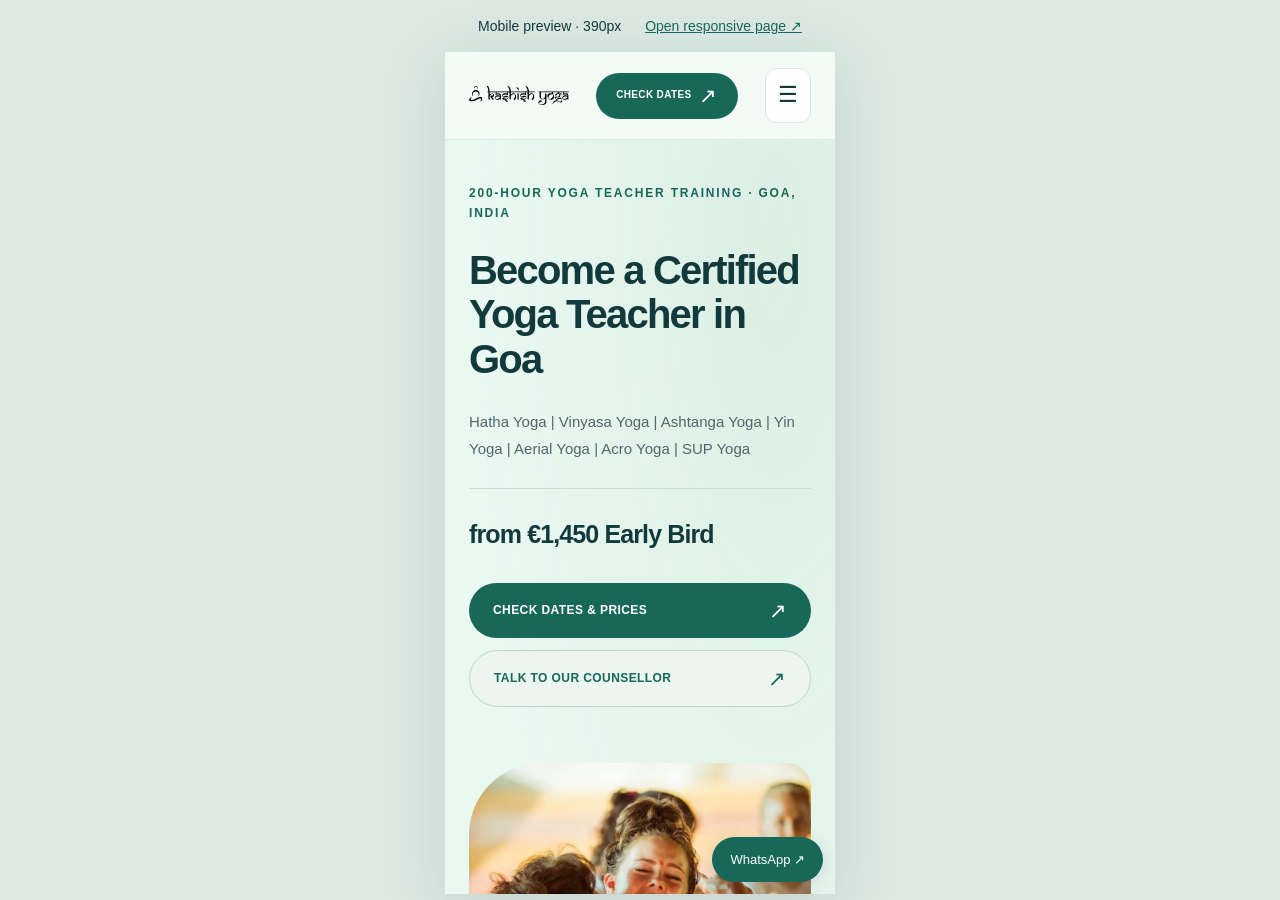
<file: mobile-preview.html>
<!doctype html>
<html lang="en">
  <head>
    <meta charset="utf-8">
    <meta name="viewport" content="width=device-width,initial-scale=1">
    <title>Kashish Yoga — Mobile Preview</title>
    <style>
      * { box-sizing: border-box; }
      body { margin: 0; background: #dce9e3; font-family: Arial, sans-serif; color: #123a3d; }
      .toolbar { padding: 18px; text-align: center; font-size: 14px; }
      .toolbar a { margin-left: 20px; color: #176858; }
      iframe { display: block; width: 390px; max-width: 100%; height: calc(100vh - 58px); margin: 0 auto; border: 0; background: #fffdfa; box-shadow: 0 12px 60px #123a3d20; }
    </style>
  </head>
  <body>
    <div class="toolbar">Mobile preview · 390px <a href="index.html">Open responsive page ↗</a></div>
    <iframe src="index.html" title="390 pixel mobile course prototype"></iframe>
  </body>
</html>
</file>
<file: styles.css>
@charset "UTF-8";

:root {
  --ink: #123a3d;
  --muted: #52666a;
  --teal: #176858;
  --mint: #eaf8f2;
  --paper: #fffdfa;
  --line: #dce9e3;
  --radius: 24px;
}

* { box-sizing: border-box; }
html { scroll-behavior: smooth; scroll-padding-top: 115px; }
body { margin: 0; background: var(--paper); color: var(--muted); font-family: Arial, sans-serif; line-height: 1.65; }
a { color: inherit; text-decoration: none; }
button { font: inherit; }
img { display: block; max-width: 100%; }
:focus-visible { outline: 3px solid #b97730; outline-offset: 5px; }
[hidden] { display: none !important; }
header { position: sticky; z-index: 10; top: 0; display: flex; align-items: center; justify-content: space-between; gap: 24px; min-height: 92px; padding: 18px max(24px, calc((100vw - 1248px) / 2)); background: #f4fbf7f5; border-bottom: 1px solid var(--line); backdrop-filter: blur(12px); }
.brand img, footer img { width: 126px; max-height: 50px; }
header nav { display: flex; align-items: center; gap: 28px; color: var(--ink); font-size: 14px; }
nav a:hover { color: var(--teal); text-decoration: underline; text-underline-offset: 6px; }
.button { display: inline-flex; align-items: center; justify-content: space-between; gap: 20px; padding: 17px 24px; background: var(--teal); color: white; border-radius: 40px; font-size: 12px; font-weight: 700; letter-spacing: .035em; min-height: 52px; transition: transform .18s, background .18s; }
.button:hover { background: #104b40; transform: translateY(-2px); }
.button span { font-size: 21px; font-weight: 400; line-height: 1; }
.button.secondary { background: #ecf5f0; color: var(--teal); border: 1px solid #bed7cc; }
.button.secondary:hover { background: #d9eade; }
.button.small { padding: 12px 20px; min-height: 46px; }
.menu-toggle { display: none; border: 1px solid var(--line); border-radius: 12px; padding: 8px 12px; background: white; color: var(--ink); font-size: 22px; }
#mobile-nav { position: sticky; top: 88px; z-index: 9; display: flex; flex-direction: column; gap: 6px; padding: 16px 24px; background: #f4fbf7; border-bottom: 1px solid var(--line); }
#mobile-nav a { padding: 8px; }
.hero { padding: 78px max(24px, calc((100vw - 1248px) / 2)) 88px; background: radial-gradient(ellipse at 85% 10%, #dcefe3, transparent 65%), var(--mint); display: grid; grid-template-columns: 1.05fr 1fr; gap: 64px; align-items: center; }
.hero-copy, .hero-visual { min-width: 0; }
.hero h1 { margin: 0 0 24px; font-size: 12px; font-weight: 700; letter-spacing: .15em; color: var(--teal); }
.hero h2 { font-size: clamp(36px, 4.2vw, 60px); letter-spacing: -.045em; line-height: 1.12; margin-bottom: 26px; }
.hero h3 { font-size: 15px; font-weight: 400; color: var(--muted); line-height: 1.8; letter-spacing: 0; margin-bottom: 26px; }
.hero .price { border-top: 1px solid #c9dfd3; padding-top: 25px; }
.hero-image { position: relative; }
.hero-image img { width: 100%; height: 390px; object-fit: cover; border-radius: 100px 24px 24px 24px; }
.image-caption { position: absolute; bottom: 24px; left: 24px; padding: 10px 18px; border-radius: 30px; font-size: 11px; font-weight: 700; letter-spacing: .14em; background: #fffdfae8; color: var(--teal); }
.hero-visual .video { max-width: none; margin: 20px 0 0; aspect-ratio: 16 / 6; }
.content { padding: 72px 24px; }
.content:nth-of-type(3n) { background: #f3f8f4; }
.section-inner { max-width: 1248px; margin: auto; }
h2, h3, h4, h5 { color: var(--ink); line-height: 1.2; margin: 0; }
h2 { font-size: clamp(30px, 3vw, 42px); letter-spacing: -.035em; }
h3 { font-size: clamp(26px, 2.8vw, 36px); color: #207467; letter-spacing: -.03em; margin: 6px 0 25px; }
h4, h5 { font-size: 21px; letter-spacing: -.02em; margin-bottom: 14px; }
p { font-size: 17px; max-width: 850px; margin: 14px 0 20px; }
.price { font-size: 25px; font-weight: 700; color: var(--ink); letter-spacing: -.035em; }
.action-grid { display: flex; flex-wrap: wrap; gap: 12px; margin: 28px 0; align-items: center; }
.card-grid { display: grid; grid-template-columns: repeat(3, minmax(0, 1fr)); gap: 24px; margin: 32px 0; }
.card { padding: 24px; border: 1px solid var(--line); border-radius: var(--radius); background: white; min-width: 0; box-shadow: 0 8px 24px #123a3d04; }
.card p { font-size: 15px; }
.card img { width: 100%; aspect-ratio: 1.55; object-fit: cover; border-radius: 18px; }
.card .image-grid { display: block; margin: 18px 0; }
.card .action-grid { margin-bottom: 0; }
.card .button { width: 100%; }
.card h4 + h4 { color: var(--teal); font-size: 17px; }
.border-bottom01 p:first-child { color: var(--teal); font-size: 14px; font-weight: 700; letter-spacing: .04em; text-transform: uppercase; }
.card-grid:has(.border-bottom01) { grid-template-columns: repeat(2, minmax(0, 1fr)); }
.card-grid:has(.trust) { grid-template-columns: 1fr; }
.trust { display: flex; align-items: center; gap: 32px; background: #f3f8f4; }
.trust p { color: var(--ink); font-weight: 700; margin: 0; }
.trust .image-grid { margin: 0; display: block; flex: 0 0 150px; }
.trust .image-grid img { width: 150px; height: 65px; object-fit: contain; }
.card-grid:has(.sec9a-box) { grid-template-columns: repeat(2, minmax(0, 1fr)); }
.card-grid:has(.sec10-boxs) { grid-template-columns: repeat(3, minmax(0, 1fr)); }
.card-grid:has(.sec12-box-1) { grid-template-columns: repeat(2, minmax(0, 1fr)); }
.sec10-boxs h5 { font-size: 20px; padding-bottom: 16px; border-bottom: 1px solid var(--line); }
.sec10-boxs p:nth-of-type(2) { color: var(--teal); }
.sec12-box-1 img { aspect-ratio: 1.3; object-position: top; }
.image-grid { display: grid; grid-template-columns: repeat(auto-fit, minmax(180px, 1fr)); gap: 20px; margin: 28px 0; }
.image-grid img { width: 100%; height: 240px; object-fit: cover; border-radius: 20px; }
.section-1 > .section-inner > p:first-child { font-size: 23px; line-height: 1.6; max-width: 960px; margin: 0 0 30px; }
.section-1 > .section-inner > p:nth-child(n+2):nth-child(-n+5) { display: inline-block; padding: 12px 18px; margin: 0 8px 12px 0; border: 1px solid var(--line); border-radius: 40px; background: white; font-size: 14px; }
.section-1 h2 { margin-top: 48px; }
.section-1 > .section-inner > .image-grid img { height: 70px; object-fit: contain; width: 210px; }
.section-9 .section-inner { border-radius: 32px; background: var(--mint); padding: 40px; }
.section-9 p { margin: 12px 0; }
.section-9 .image-grid { grid-template-columns: repeat(auto-fit, minmax(140px, 1fr)); }
.section-9 .image-grid img { height: 180px; }
.certificate-layout { display: grid; grid-template-columns: minmax(0, 1fr) minmax(0, 1fr); align-items: start; gap: 56px; margin-top: 40px; }
.certificate-copy, .certificate-media { min-width: 0; }
.certificate-copy .eyebrow { font-size: 12px; font-weight: 700; color: var(--teal); letter-spacing: .1em; margin: 0 0 24px; }
.certificate-outcomes { list-style: none; padding: 0; margin: 0 0 28px; }
.certificate-outcomes li { position: relative; padding: 0 0 18px 26px; color: var(--ink); font-size: 17px; }
.certificate-outcomes li::before { content: ""; position: absolute; left: 0; top: 10px; width: 8px; height: 8px; border-radius: 50%; background: var(--teal); }
.certificate-note { padding: 18px 22px; background: var(--mint); border-left: 3px solid var(--teal); border-radius: 0 16px 16px 0; margin-bottom: 24px; }
.certificate-note p { margin: 0; font-weight: 700; color: var(--ink); font-size: 16px; }
.certificate-accreditation { margin-top: 28px; padding-top: 24px; border-top: 1px solid var(--line); }
.certificate-accreditation img { width: 100%; max-width: 380px; height: 72px; object-fit: contain; object-position: left; }
.certificate-media { display: grid; gap: 24px; }
.certificate-collage img { width: 100%; height: 260px; object-fit: contain; }
.certificate-document { padding: 20px; background: white; border: 1px solid var(--line); border-radius: 24px; box-shadow: 0 12px 32px #123a3d08; }
.certificate-document img { width: 100%; height: auto; object-fit: contain; border-radius: 12px; }
.travel-steps { display: grid; grid-template-columns: repeat(4, minmax(0, 1fr)); gap: 20px; padding: 0; margin: 36px 0 28px; list-style: none; }
.travel-step { position: relative; min-width: 0; padding: 24px; background: white; border: 1px solid var(--line); border-radius: 24px; }
.step-number { display: grid; place-items: center; width: 42px; height: 42px; margin-bottom: 24px; border-radius: 50%; background: var(--mint); color: var(--teal); font-weight: 700; font-size: 14px; }
.travel-step p:first-of-type { font-size: 13px; font-weight: 700; color: var(--ink); letter-spacing: .04em; margin: 0 0 12px; }
.travel-step p:last-of-type { font-size: 15px; margin: 0; }
.video { display: flex; align-items: center; gap: 24px; width: 100%; max-width: 920px; min-height: 140px; padding: 24px 32px; margin: 32px 0; border-radius: 24px; overflow: hidden; background: linear-gradient(120deg, #dceddf, #eaf8f2); color: var(--teal); }
.video:hover { background: #d4e9dc; }
.video strong { font-size: 20px; color: var(--ink); }
.play { display: grid; place-items: center; width: 54px; height: 54px; flex-shrink: 0; border-radius: 50%; background: var(--teal); color: white; padding-left: 4px; }
.section-6b .video { display: inline-block; width: calc(50% - 16px); margin: 12px 12px 12px 0; vertical-align: top; }
details { border: 1px solid var(--line); border-radius: 18px; background: white; margin: 14px 0; overflow: hidden; }
summary { cursor: pointer; color: var(--ink); font-size: 17px; font-weight: 700; padding: 22px 24px; list-style: none; display: flex; align-items: center; justify-content: space-between; gap: 16px; }
summary::-webkit-details-marker { display: none; }
summary::after { content: "+"; color: var(--teal); font-size: 24px; font-weight: 400; }
details[open] summary::after { content: "−"; }
details[open] summary { border-bottom: 1px solid var(--line); background: #f4fbf7; }
.answer { padding: 8px 24px 20px; }
.answer p { font-size: 15px; }
.section-16 { background: var(--mint) !important; }
footer { padding: 48px max(24px, calc((100vw - 1248px) / 2)); background: #dceddf; display: flex; align-items: center; justify-content: space-between; gap: 24px; }
.whatsapp { position: fixed; right: 20px; bottom: 20px; z-index: 8; border-radius: 30px; padding: 12px 18px; background: var(--teal); color: white; font-size: 13px; box-shadow: 0 4px 18px #123a3d25; }
.skip { position: fixed; left: 12px; top: -100px; z-index: 20; background: white; padding: 12px; }
.skip:focus { top: 12px; }

@media (max-width: 1050px) {
  header nav { gap: 15px; }
  .hero { gap: 32px; }
  .card-grid, .card-grid:has(.sec10-boxs) { grid-template-columns: repeat(2, minmax(0, 1fr)); }
  .certificate-layout { gap: 32px; }
  .travel-steps { grid-template-columns: repeat(2, minmax(0, 1fr)); }
}

@media (max-width: 760px) {
  header { min-height: 88px; padding: 16px 24px; gap: 12px; }
  header nav { display: none; }
  header .brand img { width: 100px; }
  header .button { font-size: 10px; padding: 10px 14px; gap: 8px; }
  .menu-toggle { display: block; }
  .hero { grid-template-columns: 1fr; padding: 44px 24px 48px; gap: 28px; }
  .hero h2 { font-size: 40px; }
  .hero-image img { height: 300px; border-top-left-radius: 72px; }
  .hero .action-grid { flex-direction: column; align-items: stretch; }
  .content { padding: 48px 24px; }
  .card-grid, .card-grid:has(.sec9a-box), .card-grid:has(.sec10-boxs), .card-grid:has(.sec12-box-1), .card-grid:has(.border-bottom01) { grid-template-columns: 1fr; gap: 18px; }
  .trust { flex-direction: column; align-items: flex-start; gap: 20px; }
  .trust .image-grid { flex-basis: auto; }
  .image-grid { grid-template-columns: repeat(2, minmax(0, 1fr)); gap: 12px; }
  .image-grid img { height: 170px; }
  .section-1 > .section-inner > p:first-child { font-size: 19px; }
  .section-9 .section-inner { padding: 24px; }
  .section-6b .video { width: 100%; margin: 14px 0; }
  .section-9b .image-grid { grid-template-columns: 1fr; }
  .certificate-layout { grid-template-columns: 1fr; gap: 32px; margin-top: 28px; }
  .certificate-collage img { height: 220px; }
  .certificate-document { padding: 16px; }
  .travel-steps { grid-template-columns: 1fr; gap: 16px; }
  .travel-step { display: grid; grid-template-columns: 42px minmax(0, 1fr); column-gap: 18px; }
  .step-number { grid-column: 1; grid-row: 1 / 3; margin: 0; }
  .travel-step p { grid-column: 2; }
  summary { padding: 20px; font-size: 16px; }
  p { font-size: 15px; }
  footer { padding-bottom: 90px; }
  .whatsapp { right: 12px; bottom: 12px; }
}

@media (prefers-reduced-motion: reduce) {
  html { scroll-behavior: auto; }
  .button { transition: none; }
}

@media (max-width: 380px) {
  header { padding-inline: 16px; gap: 8px; }
  header .brand img { width: 90px; }
  header .button span { display: none; }
  .button { padding-inline: 18px; gap: 12px; }
  .video { padding: 24px; gap: 16px; }
}
</file>
